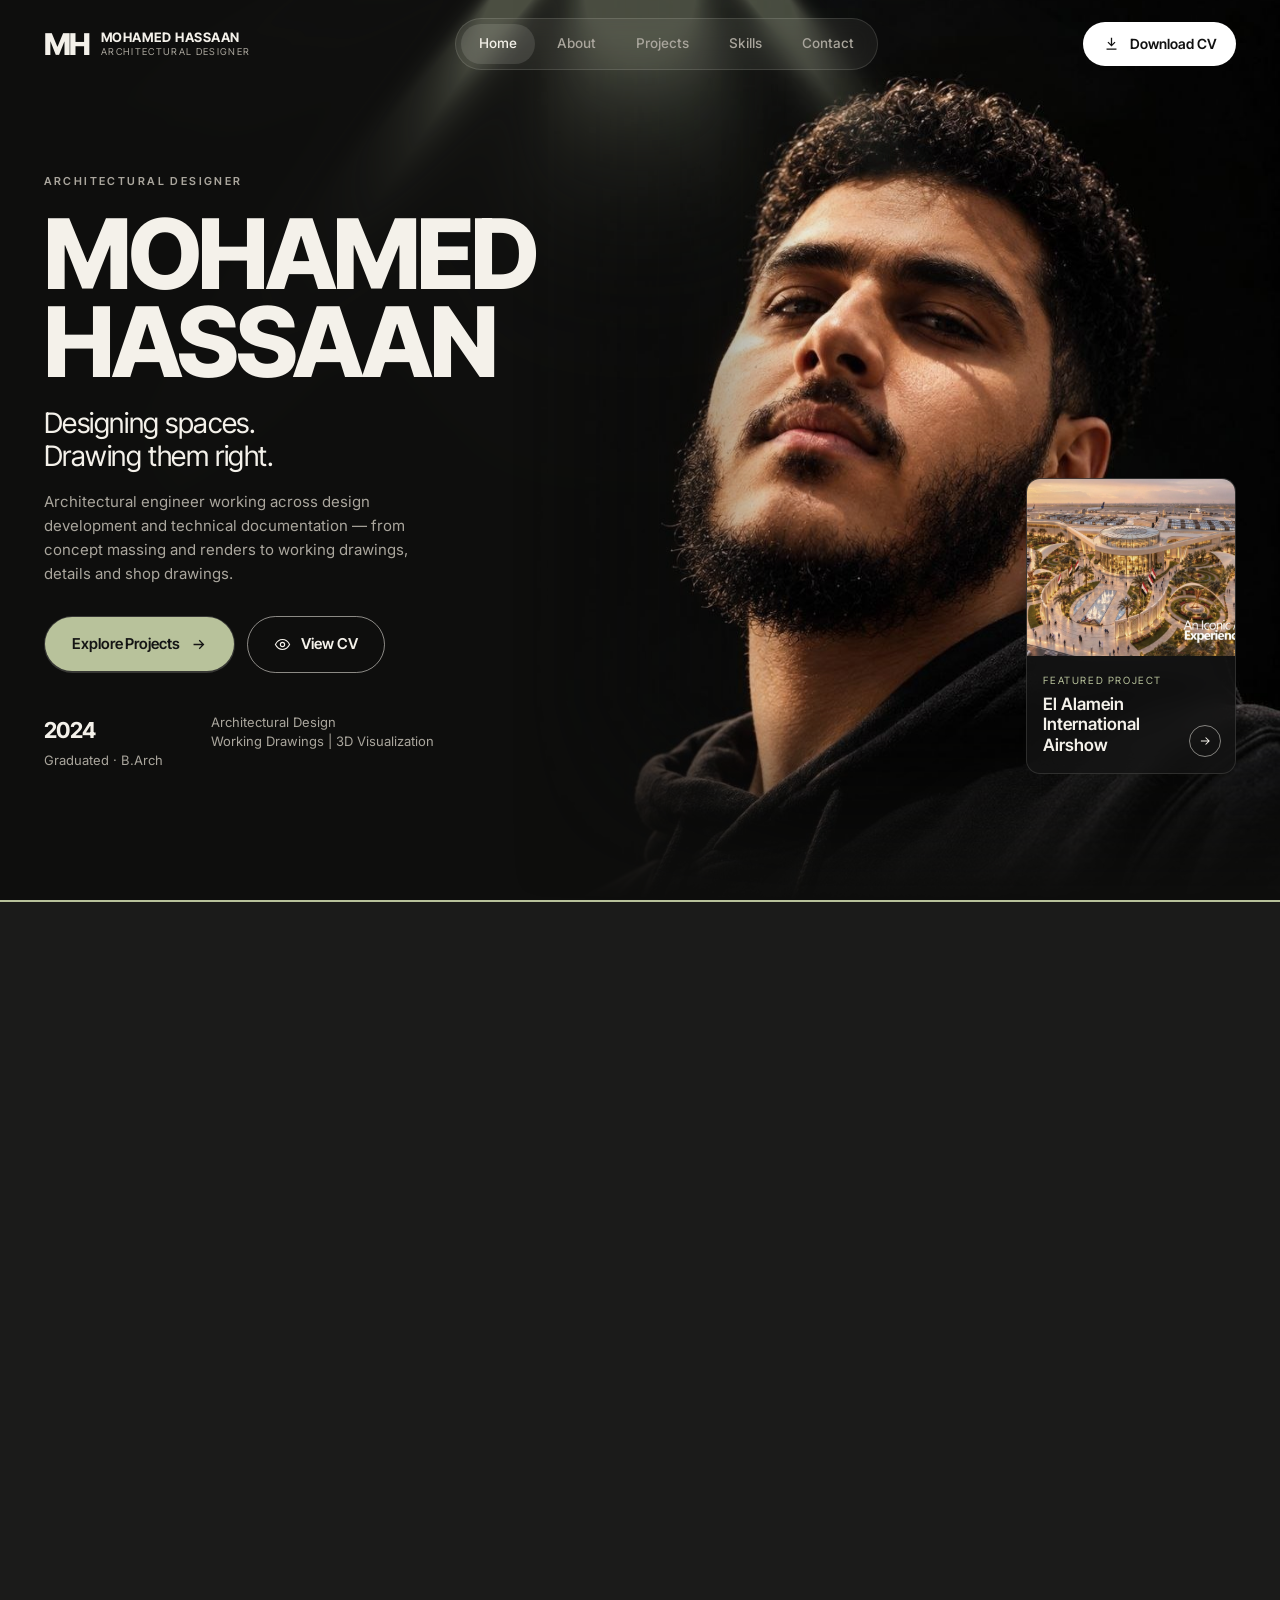
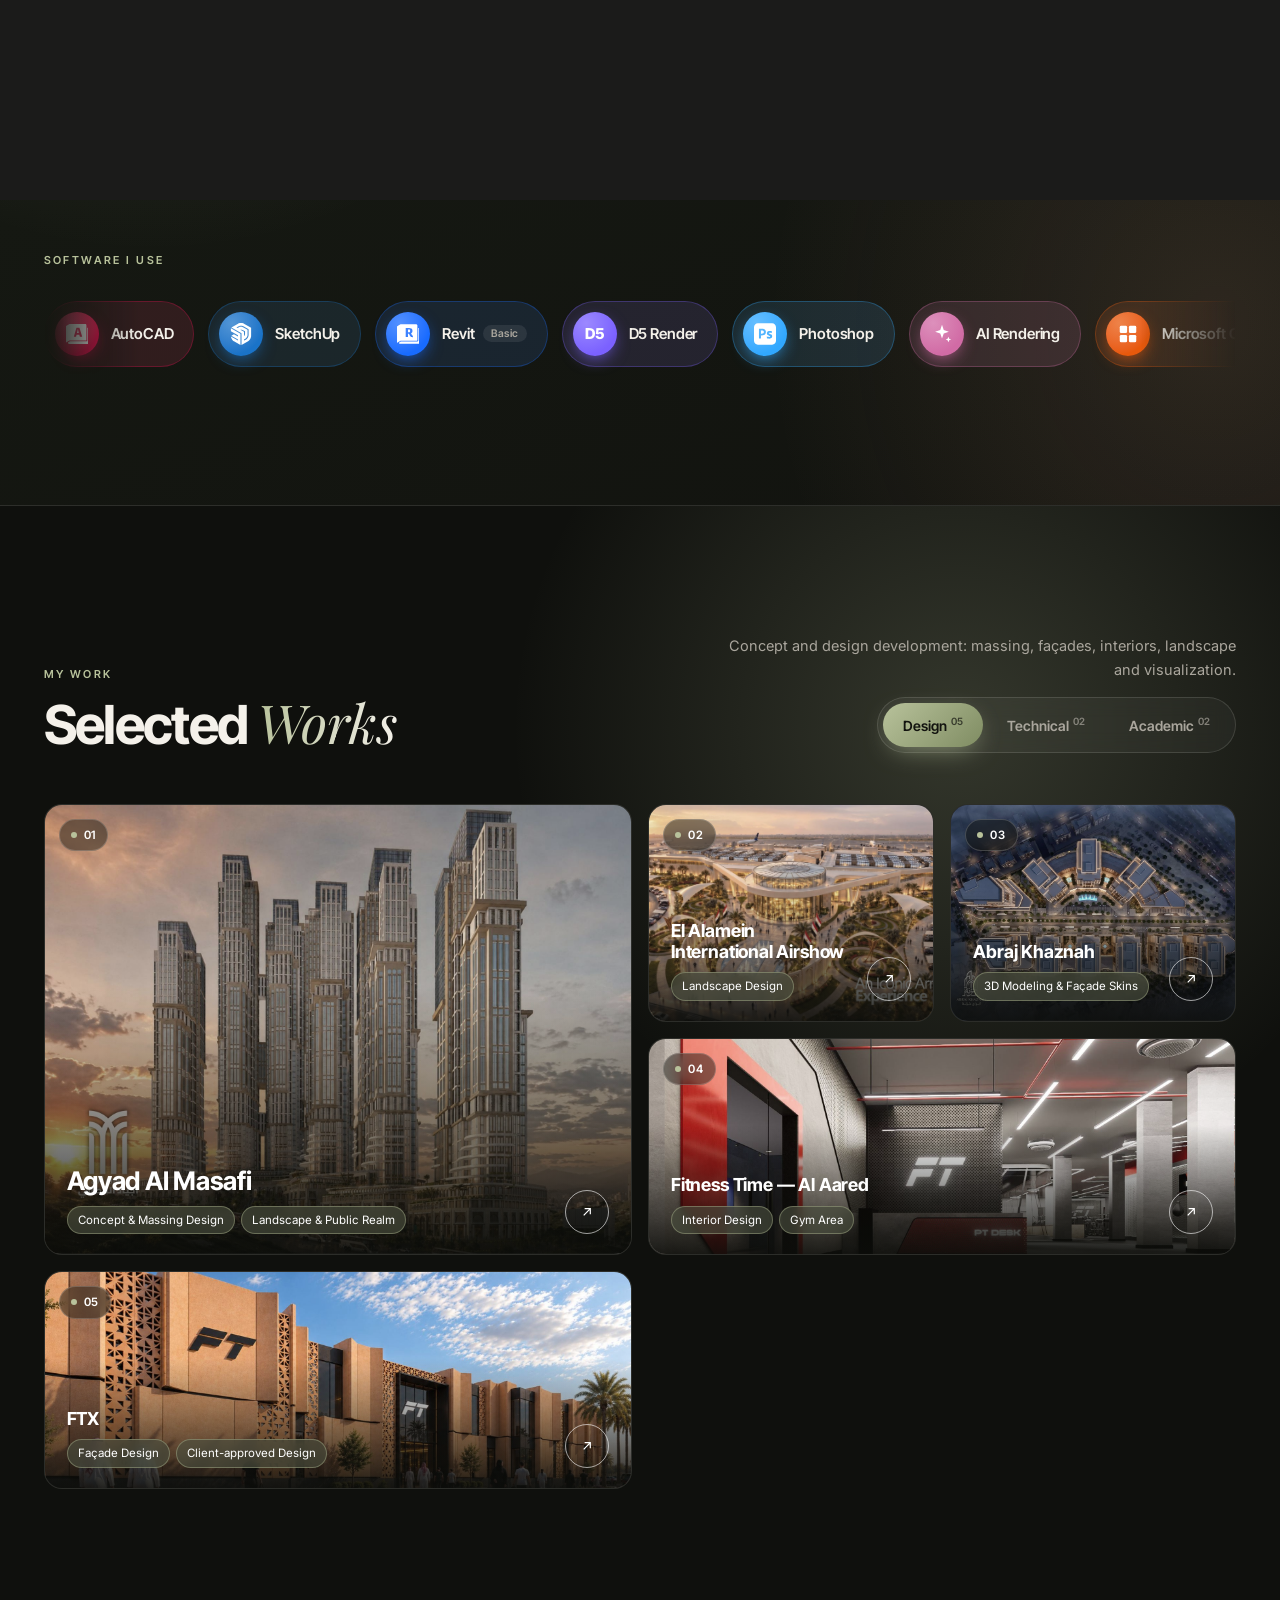
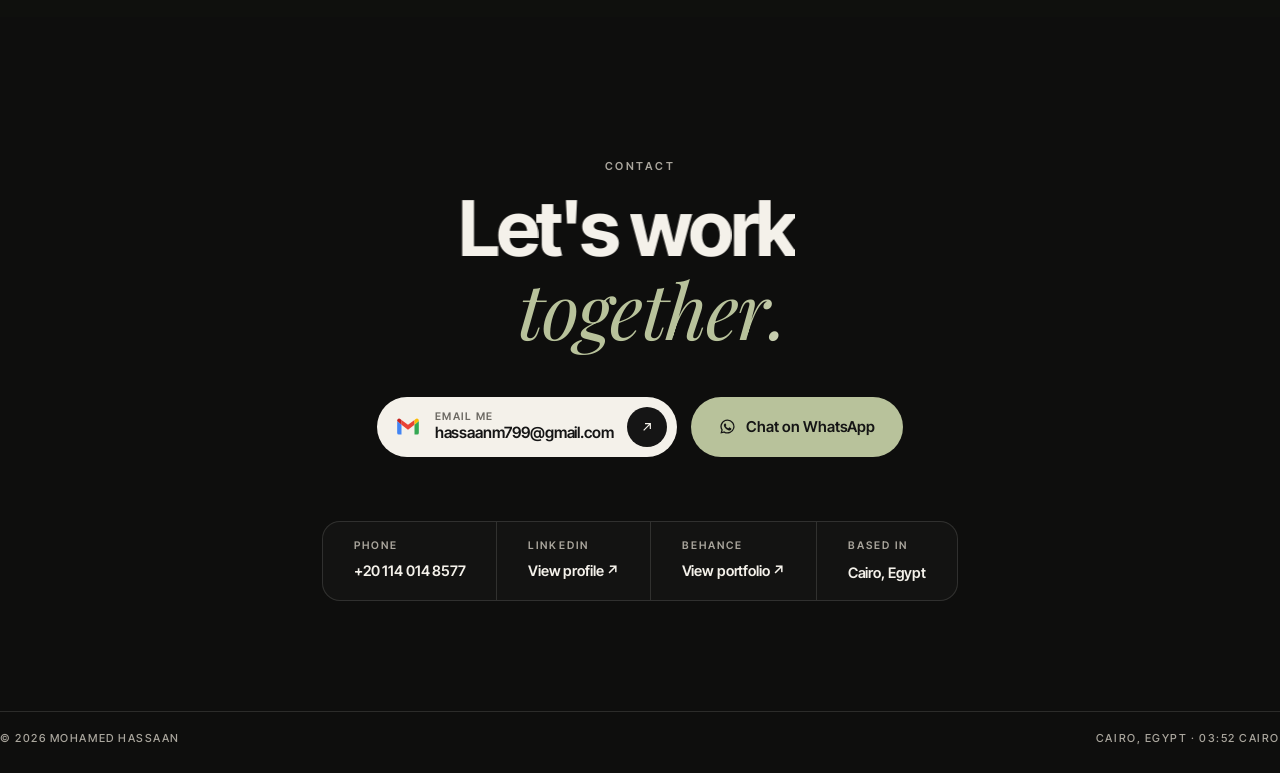
<file: index.html>
<!doctype html>
<html lang="en">
<head>
  <meta charset="utf-8">
  <meta name="viewport" content="width=device-width, initial-scale=1">
  <title>Mohamed Hassaan — Architectural Designer</title>
  <meta name="description" content="Portfolio of Mohamed Hassaan, architectural designer — architectural design, working drawings, interiors and 3D visualization.">
  <meta property="og:title" content="Mohamed Hassaan — Architectural Designer">
  <meta property="og:description" content="Architectural design, working drawings, interiors and 3D visualization.">
  <meta property="og:url" content="https://mohamedhassaan2000.github.io/">
  <!-- link preview (LinkedIn, WhatsApp...): made by _tools/scripts/make_share.py -->
  <meta property="og:image" content="https://mohamedhassaan2000.github.io/assets/img/share.jpg">
  <meta property="og:image:width" content="1200">
  <meta property="og:image:height" content="630">
  <meta property="og:image:alt" content="Mohamed Hassaan — Architectural Designer">
  <meta property="og:type" content="website">
  <meta name="twitter:card" content="summary_large_image">
  <script>
    if (!matchMedia("(prefers-reduced-motion: reduce)").matches) {
      document.documentElement.classList.add("anim");
      try { if (sessionStorage.getItem("pt")) document.documentElement.classList.add("entering"); } catch (e) {}
    }
  </script>
  <link rel="preconnect" href="https://fonts.googleapis.com">
  <link rel="preconnect" href="https://fonts.gstatic.com" crossorigin>
  <link href="https://fonts.googleapis.com/css2?family=Inter+Tight:wght@500;600;700;800&family=Inter:wght@400;500;600&family=Playfair+Display:ital@0;1&display=swap" rel="stylesheet">
  <link rel="preload" as="image" href="assets/img/me.jpg?v=3">
  <link rel="stylesheet" href="assets/vendor/lenis.css">
  <link rel="stylesheet" href="assets/css/style.css?v=43">
  <link rel="stylesheet" href="assets/css/theme.css?v=59">
</head>
<body data-page="home">

<div class="loader" aria-hidden="true">
  <div class="loader-top"><span class="label">MH — Portfolio</span><span class="label">Architecture · Interiors · Visualization</span></div>
  <div>
    <div class="loader-count">0</div>
    <div class="loader-bar"><i></i></div>
  </div>
</div>
<div class="curtain" aria-hidden="true"><span></span></div>
<div class="cursor" aria-hidden="true"></div>
<div class="cursor-ring" aria-hidden="true"><span>View</span></div>

<header class="nav nav2">
  <a href="#top" class="brand2">
    <b>MH</b>
    <span><strong>Mohamed Hassaan</strong><small data-p="title"></small></span>
  </a>
  <ul class="nav-links nav-pill">
    <li><a href="#top" class="current"><span data-t="Home">Home</span></a></li>
    <li><a href="#about"><span data-t="About">About</span></a></li>
    <li><a href="#work"><span data-t="Projects">Projects</span></a></li>
    <li><a href="#skills"><span data-t="Skills">Skills</span></a></li>
    <li><a href="#contact"><span data-t="Contact">Contact</span></a></li>
  </ul>
  <div class="nav-right">
    <a class="btn-white" data-cv download>
      <svg viewBox="0 0 24 24" fill="none" stroke="currentColor" stroke-width="1.8"><path d="M12 4v11M7 10l5 5 5-5M5 20h14"/></svg>Download CV</a>
    <button class="menu-btn" aria-label="Open menu" aria-expanded="false">Menu</button>
  </div>
</header>

<nav class="menu" aria-label="Mobile menu">
  <a class="big" href="#top">Home</a>
  <a class="big" href="#about">About</a>
  <a class="big" href="#work">Projects</a>
  <a class="big" href="#skills">Skills</a>
  <a class="big" href="#contact">Contact</a>
  <div class="menu-foot">
    <a class="label" data-cv target="_blank" rel="noopener">View CV ↗</a>
    <a class="label" data-cv download>Download CV ↓</a>
    <span class="label accent" data-p="status"></span>
  </div>
</nav>

<main>
  <!-- HERO -->
  <section class="hero3" id="top">
    <figure class="hero3-photo" data-hero-photo><img data-p-src="photo" alt="Portrait of Mohamed Hassaan"></figure>
    <div class="rays-host" id="rays" aria-hidden="true"></div>

    <div class="hero3-inner wrap">
      <span class="eyebrow" data-hero-in data-p="title"></span>
      <h1 class="hero3-name" data-blur>Mohamed<br>Hassaan</h1>
      <p class="hero3-tag" data-hero-in>Designing spaces.<br>Drawing them right.</p>
      <p class="hero3-intro" data-hero-in data-p="intro"></p>
      <div class="hero3-actions" data-hero-in>
        <a href="#work" class="btn-sage" data-star>Explore Projects
          <svg viewBox="0 0 24 24" fill="none" stroke="currentColor" stroke-width="1.8"><path d="M5 12h14M13 6l6 6-6 6"/></svg></a>
        <a class="btn-outline" data-cv target="_blank" rel="noopener">
          <svg viewBox="0 0 24 24" fill="none" stroke="currentColor" stroke-width="1.6"><path d="M2 12s3.6-7 10-7 10 7 10 7-3.6 7-10 7S2 12 2 12z"/><circle cx="12" cy="12" r="3"/></svg>View CV</a>
      </div>
      <div class="stats" data-hero-in>
        <div><b>2024</b><span>Graduated · B.Arch</span></div>
        <div><span class="stat-text">Architectural Design<br>Working Drawings | 3D Visualization</span></div>
      </div>
    </div>

    <a class="feature-card" id="feature-card" data-hero-in data-cursor="view">
      <div class="fc-img"><img alt="" loading="lazy"></div>
      <div class="fc-body">
        <span class="fc-k">Featured project</span>
        <b class="fc-title"></b>
        <span class="fc-go"><svg viewBox="0 0 24 24" fill="none" stroke="currentColor" stroke-width="1.8"><path d="M5 12h14M13 6l6 6-6 6"/></svg></span>
      </div>
    </a>
  </section>

  <!-- ABOUT -->
  <section class="about3" id="about" data-section>
    <div class="wrap">
      <!-- no photo here: it is already in the hero -->
      <div class="about3-grid">
        <div class="about3-side">
          <span class="eyebrow about3-eyebrow">About me</span>
          <h2 class="h2" data-p="title"></h2>
          <span class="about3-status"><i></i><span data-p="status"></span></span>
        </div>

        <div class="about3-text">
          <p class="about3-lead" data-p="aboutLead"></p>
          <div class="about3-p" data-p-html="aboutMe"></div>
        </div>
      </div>

      <dl class="about3-meta">
        <div class="m-now">
          <svg viewBox="0 0 24 24" fill="none" stroke="currentColor" stroke-width="1.7"><rect x="3" y="7" width="18" height="13" rx="2"/><path d="M9 7V5a2 2 0 0 1 2-2h2a2 2 0 0 1 2 2v2M3 13h18"/></svg>
          <dt>Now</dt><dd data-p="now"></dd></div>
        <div class="m-edu">
          <svg viewBox="0 0 24 24" fill="none" stroke="currentColor" stroke-width="1.7"><path d="M2 9l10-5 10 5-10 5z"/><path d="M6 11v5c0 1.5 2.7 3 6 3s6-1.5 6-3v-5"/></svg>
          <dt>Education</dt><dd data-p="education"></dd></div>
        <div class="m-loc">
          <svg viewBox="0 0 24 24" fill="none" stroke="currentColor" stroke-width="1.7"><path d="M12 21s-7-6.2-7-11.5A7 7 0 0 1 19 9.5C19 14.8 12 21 12 21z"/><circle cx="12" cy="9.5" r="2.5"/></svg>
          <dt>Based in</dt><dd data-p="location"></dd></div>
      </dl>

      <div class="about3-skills" id="skills">
        <span class="eyebrow">My expertise</span>
        <div class="skill-cards" id="skill-cards"></div>
        <div class="sw">
          <span class="eyebrow">Software I use</span>
          <div class="sw-belt"><div class="sw-track" id="sw-track"></div></div>
        </div>
      </div>
    </div>
  </section>

  <!-- WORK -->
  <section class="works3" id="work" data-cat="design" data-section>
    <span class="glow" aria-hidden="true"></span>
    <div class="wrap">
      <div class="works3-head">
        <div>
          <span class="eyebrow">My work</span>
          <h2 class="h2 works3-title">Selected <em>Works</em></h2>
        </div>
        <div class="works3-side">
          <p class="tab-note" id="tab-note"></p>
          <div class="tabs3" id="tabs" role="tablist" aria-label="Work categories"></div>
        </div>
      </div>
      <div class="bento" id="works"></div>
    </div>
  </section>

  <!-- CONTACT -->
  <section class="contact3" id="contact" data-section>
    <div class="wrap c2">
      <span class="eyebrow">Contact</span>
      <h2 class="c2-h" aria-label="Let's work together.">
        <span class="c2-line"><span class="c2-row">Let's work</span></span>
        <span class="c2-line"><span class="c2-row"><em>together.</em></span></span>
      </h2>

      <!-- email opens a new message to me in Gmail (href set in home.js) -->
      <div class="c2-actions" data-reveal>
        <a class="c2-mail" id="c-gmail" target="_blank" rel="noopener" data-magnetic>
          <svg class="c2-gmail" viewBox="0 0 24 24" aria-hidden="true"><path fill="#4285F4" d="M2 6.5v11A1.5 1.5 0 003.5 19H6V10L2 6.5z"/><path fill="#34A853" d="M18 19h2.5a1.5 1.5 0 001.5-1.5v-11L18 10z"/><path fill="#EA4335" d="M6 10V5.5L12 10l6-4.5V10l-6 4.5z"/><path fill="#FBBC04" d="M18 5.5V10l4-3.5V6a1.8 1.8 0 00-2.9-1.4z"/><path fill="#C5221F" d="M2 6v.5L6 10V5.5l-1.1-.9A1.8 1.8 0 002 6z"/></svg>
          <span class="c2-mail-txt"><small>Email me</small><span data-mail></span></span>
          <span class="c2-mail-go"><svg viewBox="0 0 24 24" fill="none" stroke="currentColor" stroke-width="1.8"><path d="M7 17L17 7M9 7h8v8"/></svg></span>
        </a>
        <a class="btn-sage" data-whatsapp data-magnetic>
          <svg viewBox="0 0 24 24" fill="currentColor"><path d="M12 2a10 10 0 0 0-8.6 15.1L2 22l5-1.3A10 10 0 1 0 12 2zm0 18.2a8.2 8.2 0 0 1-4.2-1.2l-.3-.2-3 .8.8-2.9-.2-.3A8.2 8.2 0 1 1 12 20.2zm4.5-6.1c-.2-.1-1.5-.7-1.7-.8-.2-.1-.4-.1-.6.1l-.8 1c-.1.2-.3.2-.5.1a6.7 6.7 0 0 1-3.3-2.9c-.2-.4.2-.4.7-1.3.1-.2 0-.3 0-.4l-.8-1.8c-.2-.5-.4-.4-.6-.4h-.5a1 1 0 0 0-.7.3 3 3 0 0 0-.9 2.2 5.2 5.2 0 0 0 1.1 2.7 11.8 11.8 0 0 0 4.5 4c1.7.7 2.3.8 3.2.6.5-.1 1.5-.6 1.7-1.2.2-.6.2-1.1.2-1.2-.1-.1-.3-.2-.5-.3z"/></svg>Chat on WhatsApp</a>
      </div>

      <!-- small links; each word rolls to a copy of itself on hover -->
      <ul class="c2-links" data-reveal>
        <li><a id="c-tel"><span class="c2-k">Phone</span><span class="c2-v"><span class="c2-roll" data-p="phone"></span></span></a></li>
        <li><a data-linkedin target="_blank" rel="noopener"><span class="c2-k">LinkedIn</span><span class="c2-v"><span class="c2-roll">View profile ↗</span></span></a></li>
        <li id="c-behance"><a target="_blank" rel="noopener"><span class="c2-k">Behance</span><span class="c2-v"><span class="c2-roll">View portfolio ↗</span></span></a></li>
        <li><span><span class="c2-k">Based in</span><span data-p="location"></span></span></li>
      </ul>
    </div>
    <div class="wrap copyright">
      <span class="label">© <span id="year"></span> Mohamed Hassaan</span>
      <span class="label"><span data-p="location"></span> · <span id="clock"></span></span>
    </div>
  </section>
</main>

<script src="assets/vendor/gsap.min.js"></script>
<script src="assets/vendor/ScrollTrigger.min.js"></script>
<script src="assets/vendor/lenis.min.js"></script>
<script src="assets/js/data.js?v=84"></script>
<script src="assets/js/core.js?v=54"></script>
<script src="assets/js/bits.js?v=42"></script>
<script src="assets/js/home.js?v=53"></script>
</body>
</html>
</file>
<file: assets/vendor/lenis.css>
html.lenis,
html.lenis body {
  height: auto;
}

.lenis.lenis-smooth {
  scroll-behavior: auto !important;
}

.lenis.lenis-smooth [data-lenis-prevent] {
  overscroll-behavior: contain;
}

.lenis.lenis-stopped {
  overflow: hidden;
}

.lenis.lenis-smooth iframe {
  pointer-events: none;
}
</file>
<file: assets/css/style.css>
/* =========================================================
   Mohamed Hassaan — Portfolio
   Dark / light editorial theme · lime accent · GSAP + Lenis
   ========================================================= */

:root {
  --bg: #0f0f0f;
  --surface: #1e1e1e;
  --card: #2a2a2a;
  --hover: #3a3a3a;
  --ink: #faf1ea;
  --ink-2: #a8a8a8;
  --muted: #6f6f6f;
  --line: rgba(250, 241, 234, .14);
  --accent: #c7f464;
  --accent-ink: #0f0f0f;

  --light: #e9e3da;
  --light-2: #ddd6cb;
  --light-ink: #151515;
  --light-muted: #5d5a55;
  --light-line: rgba(21, 21, 21, .16);

  --head: "Space Grotesk", system-ui, sans-serif;
  --body: "Inter", system-ui, sans-serif;
  --serif: "Playfair Display", Georgia, serif;

  --gutter: clamp(16px, 3.4vw, 48px);
  --ease: cubic-bezier(.65, .05, .36, 1);
  --ease-out: cubic-bezier(.16, 1, .3, 1);
}

*, *::before, *::after { box-sizing: border-box; margin: 0; padding: 0; }
html { -webkit-text-size-adjust: 100%; }
html.lenis, html.lenis body { height: auto; }
.lenis.lenis-smooth { scroll-behavior: auto !important; }
.lenis.lenis-stopped { overflow: hidden; }
body {
  background: var(--bg); color: var(--ink);
  font-family: var(--body); font-size: 15px; line-height: 1.6;
  -webkit-font-smoothing: antialiased; overflow-x: hidden;
}
img { display: block; max-width: 100%; }
a { color: inherit; text-decoration: none; }
button { font: inherit; color: inherit; background: none; border: 0; cursor: pointer; }
::selection { background: var(--accent); color: var(--accent-ink); }

.wrap { padding-inline: var(--gutter); }
.label { font-family: var(--head); font-size: 11px; font-weight: 500; letter-spacing: .14em; text-transform: uppercase; color: var(--ink-2); }
.accent { color: var(--accent); }
.serif { font-family: var(--serif); font-weight: 400; }
.serif-i { font-family: var(--serif); font-style: italic; font-weight: 400; }

/* split text helpers (filled by JS) */
.w { display: inline-block; overflow: hidden; vertical-align: top; padding-bottom: .08em; margin-bottom: -.08em; }
.wi { display: inline-block; will-change: transform; }

/* section counter: 02 ——— / 05  TITLE */
.counter { display: flex; align-items: center; gap: 14px; font-family: var(--head); font-size: 12px; letter-spacing: .1em; color: var(--ink-2); }
.counter .bar { width: 64px; height: 1px; background: currentColor; opacity: .5; transform-origin: left; }
.counter .of { opacity: .6; }
.counter h2, .counter .t { font-size: clamp(16px, 1.5vw, 20px); font-weight: 500; letter-spacing: .02em; color: var(--accent); text-transform: uppercase; margin-left: 6px; }
.light .counter { color: var(--light-muted); }
.light .counter h2 { color: var(--light-ink); }

/* ---------- loader ---------- */
.loader { position: fixed; inset: 0; z-index: 200; background: var(--bg); display: flex; flex-direction: column; justify-content: space-between; padding: var(--gutter); }
.loader-top { display: flex; justify-content: space-between; }
.loader-count { font-family: var(--head); font-size: clamp(88px, 18vw, 260px); line-height: .8; font-weight: 500; letter-spacing: -.05em; font-variant-numeric: tabular-nums; }
.loader-count::after { content: "%"; font-size: .25em; color: var(--accent); vertical-align: top; margin-left: .1em; }
.loader-bar { height: 1px; background: var(--line); margin-top: 24px; overflow: hidden; }
.loader-bar i { display: block; height: 100%; background: var(--accent); transform: scaleX(0); transform-origin: left; }
html:not(.anim) .loader, .loader.done { display: none; }

/* ---------- page transition curtain ---------- */
.curtain { position: fixed; inset: 0; z-index: 150; pointer-events: none; background: var(--surface); transform: translateY(100%); display: grid; place-items: center; }
.curtain span { font-family: var(--head); font-size: clamp(28px, 5vw, 64px); font-weight: 500; letter-spacing: -.03em; text-transform: uppercase; color: var(--ink); }
.curtain::after { content: ""; position: absolute; left: 0; right: 0; top: 0; height: 2px; background: var(--accent); }
html.anim.entering .curtain { transform: translateY(0); }

/* ---------- custom cursor ---------- */
.cursor, .cursor-ring { position: fixed; left: 0; top: 0; z-index: 180; pointer-events: none; border-radius: 50%; display: none; }
.cursor { width: 6px; height: 6px; margin: -3px 0 0 -3px; background: var(--accent); }
.cursor-ring {
  width: 36px; height: 36px; margin: -18px 0 0 -18px; border: 1px solid rgba(250,241,234,.4); place-items: center;
  transition: width .45s var(--ease-out), height .45s var(--ease-out), margin .45s var(--ease-out), background .3s, border-color .3s;
}
/* native cursor everywhere; a small "View" badge follows it only over project imagery */
.has-cursor .cursor { display: none; }
.has-cursor .cursor-ring { display: block; width: 84px; height: 84px; margin: 14px 0 0 14px; border: 0; background: none; }
.cursor-ring span {
  display: grid; place-items: center; width: 100%; height: 100%; border-radius: 50%; background: var(--accent);
  font-family: var(--head); font-size: 11px; font-weight: 600; letter-spacing: .1em; text-transform: uppercase; color: var(--accent-ink);
  transform: scale(0); transition: transform .35s var(--ease-out);
}
.cursor-ring.is-view span { transform: scale(1); }

/* ---------- nav ---------- */
.nav {
  position: fixed; top: 0; left: 0; right: 0; z-index: 100;
  display: flex; align-items: center; justify-content: space-between; gap: 24px;
  padding: 20px var(--gutter); transition: background .4s, padding .4s, border-color .4s;
  border-bottom: 1px solid transparent;
}
.nav.solid { background: rgba(15,15,15,.82); backdrop-filter: blur(14px); padding-block: 14px; border-color: var(--line); }
.brand { font-family: var(--head); font-weight: 600; font-size: 20px; letter-spacing: -.04em; }
.nav-links { display: flex; gap: 34px; list-style: none; }
.nav-links a { position: relative; display: inline-block; overflow: hidden; font-family: var(--head); font-size: 11px; font-weight: 500; letter-spacing: .14em; text-transform: uppercase; color: var(--ink-2); transition: color .3s; }
.nav-links a span { display: block; transition: transform .5s var(--ease); }
.nav-links a span::after { content: attr(data-t); position: absolute; left: 0; top: 100%; color: var(--accent); }
.nav-links a:hover span { transform: translateY(-100%); }
.nav-links a.current { color: var(--accent); }
.nav-right { display: flex; align-items: center; gap: 20px; }
.status { display: flex; align-items: center; gap: 10px; }
.status i { width: 7px; height: 7px; border-radius: 50%; background: var(--accent); box-shadow: 0 0 0 0 rgba(199,244,100,.6); animation: ping 2.2s infinite; }
@keyframes ping { 70% { box-shadow: 0 0 0 8px rgba(199,244,100,0); } 100% { box-shadow: 0 0 0 0 rgba(199,244,100,0); } }
.pill { display: inline-flex; align-items: center; gap: 8px; padding: 9px 16px; border: 1px solid var(--line); border-radius: 999px; font-family: var(--head); font-size: 11px; font-weight: 500; letter-spacing: .12em; text-transform: uppercase; transition: background .3s, color .3s, border-color .3s; }
.pill:hover { background: var(--accent); color: var(--accent-ink); border-color: var(--accent); }
.menu-btn { display: none; font-family: var(--head); font-size: 12px; letter-spacing: .14em; text-transform: uppercase; }

.menu {
  position: fixed; inset: 0; z-index: 99; background: var(--surface);
  display: flex; flex-direction: column; justify-content: flex-end; gap: 28px; padding: 100px var(--gutter) var(--gutter);
  clip-path: inset(0 0 100% 0); transition: clip-path .8s var(--ease); visibility: hidden;
}
.menu.open { clip-path: inset(0 0 0 0); visibility: visible; }
.menu a.big { display: flex; align-items: baseline; gap: 16px; font-family: var(--head); font-size: clamp(44px, 12vw, 80px); line-height: 1; font-weight: 500; letter-spacing: -.04em; text-transform: uppercase; }
.menu a.big small { font-size: 12px; letter-spacing: .1em; color: var(--accent); }
.menu .menu-foot { display: flex; flex-wrap: wrap; gap: 12px 24px; padding-top: 24px; border-top: 1px solid var(--line); }

/* ---------- buttons ---------- */
.btn {
  position: relative; display: inline-flex; align-items: center; gap: 12px; overflow: hidden; isolation: isolate;
  padding: 15px 24px; border-radius: 999px; border: 1px solid var(--line);
  font-family: var(--head); font-size: 11px; font-weight: 600; letter-spacing: .14em; text-transform: uppercase;
  transition: color .5s var(--ease), border-color .5s;
}
.btn::before { content: ""; position: absolute; inset: 0; z-index: -1; background: var(--ink); border-radius: inherit; transform: translateY(101%); transition: transform .55s var(--ease); }
.btn:hover { color: var(--bg); border-color: var(--ink); }
.btn:hover::before { transform: none; }
.btn.lime { background: var(--accent); color: var(--accent-ink); border-color: var(--accent); }
.btn.lime::before { background: var(--ink); }
.btn svg { width: 14px; height: 14px; }
.light .btn { border-color: var(--light-line); }
.light .btn:not(.lime):hover { color: var(--light); }
.light .btn::before { background: var(--light-ink); }

/* circle arrow link (from the reference UI kit) */
.c-link { display: inline-flex; align-items: center; gap: 16px; font-family: var(--head); font-size: 11px; font-weight: 600; letter-spacing: .14em; text-transform: uppercase; }
.c-link .c { position: relative; display: grid; place-items: center; width: 46px; height: 46px; border-radius: 50%; border: 1px solid var(--accent); color: var(--accent); overflow: hidden; transition: background .4s, color .4s; }
.c-link .c svg { width: 16px; height: 16px; transition: transform .5s var(--ease); }
.c-link:hover .c { background: var(--accent); color: var(--accent-ink); }
.c-link:hover .c svg { transform: translateX(3px); }
.c-link.filled .c { background: var(--accent); color: var(--accent-ink); }
.c-link.filled:hover .c { background: var(--ink); border-color: var(--ink); }
.light .c-link.filled:hover .c { background: var(--light-ink); border-color: var(--light-ink); color: var(--light); }

/* ---------- hero / profile ---------- */
.hero { position: relative; min-height: 100svh; overflow: hidden; display: flex; flex-direction: column; justify-content: center; background: radial-gradient(ellipse 60% 70% at 50% 60%, #1a1d14 0%, var(--bg) 70%); }
.rays-host { position: absolute; inset: 0; pointer-events: none; overflow: hidden; }
.wv { stroke-linecap: round; }
.glow-orb { position: absolute; left: 50%; top: 58%; width: 46vw; height: 46vw; max-width: 720px; max-height: 720px; transform: translate(-50%, -50%); border-radius: 50%; background: radial-gradient(circle, rgba(199,244,100,.16), rgba(199,244,100,0) 62%); pointer-events: none; }

.hero-grid { position: relative; z-index: 2; width: 100%; display: grid; grid-template-columns: 1fr minmax(300px, 1.05fr) 1fr; align-items: end; gap: clamp(16px, 2.6vw, 40px); padding-top: 88px; }
.hero-left, .hero-right { padding-bottom: clamp(40px, 9vh, 110px); }
.hero-left .counter { margin-bottom: 18px; }
.hello { font-family: var(--head); font-size: clamp(60px, min(8.4vw, 14vh), 150px); line-height: .9; font-weight: 600; letter-spacing: -.05em; }
.hello-sub { margin-top: 18px; color: var(--ink-2); max-width: 34ch; font-size: 14px; }
.roles { list-style: none; margin-top: clamp(20px, 4vh, 44px); display: grid; gap: 12px; }
.roles li { display: flex; align-items: center; gap: 14px; font-family: var(--head); font-size: clamp(14px, 1.2vw, 17px); font-weight: 500; }
.roles li::after { content: ""; flex: 0 0 auto; width: clamp(40px, 6vw, 110px); height: 1px; background: linear-gradient(90deg, var(--accent), rgba(199,244,100,0)); }

.hero-photo { position: relative; align-self: end; justify-self: center; width: 100%; max-width: 520px; }
.hero-photo img {
  position: relative; z-index: 1; width: 100%; height: min(78vh, 680px); object-fit: cover; object-position: center 30%;
  -webkit-mask-image: radial-gradient(ellipse 62% 74% at 50% 38%, #000 52%, transparent 78%), linear-gradient(#000 70%, transparent 100%);
  -webkit-mask-composite: source-in; mask-image: radial-gradient(ellipse 62% 74% at 50% 38%, #000 52%, transparent 78%), linear-gradient(#000 70%, transparent 100%); mask-composite: intersect;
}
.hero-photo .ring { position: absolute; z-index: 0; left: 50%; top: 40%; width: 78%; aspect-ratio: 1; transform: translate(-50%, -50%); border-radius: 50%; border: 1px solid rgba(199,244,100,.35); box-shadow: 0 0 80px rgba(199,244,100,.12), inset 0 0 60px rgba(199,244,100,.08); }
.chip {
  position: absolute; z-index: 2; display: grid; place-items: center; width: 46px; height: 46px; border-radius: 12px;
  background: rgba(30,30,30,.75); backdrop-filter: blur(8px); border: 1px solid var(--line);
  font-family: var(--head); font-size: 14px; font-weight: 600; color: var(--ink);
  box-shadow: 0 10px 30px -10px rgba(0,0,0,.6);
}
.chip.logo { background: var(--bg); border-color: rgba(255,255,255,.12); }
.chip.logo i { width: 56%; height: 56%; background: var(--fg, #fff); -webkit-mask: var(--ic) center / contain no-repeat; mask: var(--ic) center / contain no-repeat; }
.chip.d5 { background: #0b0b0b; color: #fff; font-size: 15px; font-weight: 700; letter-spacing: -.04em; border-color: rgba(255,255,255,.18); }
.chip.c1 { left: 4%; top: 22%; }
.chip.c2 { right: 6%; top: 14%; }
.chip.c3 { right: 0%; top: 46%; }
.chip.c4 { left: 0%; top: 58%; }
.chip.c5 { right: 12%; top: 72%; }

.hero-right { text-align: left; }
.iam { font-family: var(--head); font-size: clamp(22px, 2vw, 30px); line-height: 1; font-weight: 400; color: var(--ink-2); letter-spacing: -.02em; }
.iam .nm { display: inline-block; margin-top: 8px; font-family: "Syne", var(--head); font-size: clamp(38px, min(4.4vw, 7.6vh), 78px); line-height: .9; font-weight: 800; color: var(--ink); letter-spacing: -.02em; text-transform: uppercase; }
.iam .nm.ghost { color: var(--accent); }
.hero-sub { margin-top: 16px; font-family: var(--head); font-size: clamp(9.5px, 2.7vw, 12px); letter-spacing: .08em; text-transform: uppercase; color: var(--ink-2); white-space: nowrap; }
.cv-actions { display: flex; flex-wrap: wrap; gap: 10px; margin-top: 22px; }
.details { margin-top: 24px; padding-top: 20px; border-top: 1px solid var(--line); display: grid; gap: 20px; }
.details .k { display: block; font-family: var(--head); font-size: 10px; letter-spacing: .16em; text-transform: uppercase; color: var(--muted); margin-bottom: 6px; }
.contact-list { list-style: none; display: grid; gap: 10px; }
.contact-list li { display: flex; align-items: center; gap: 12px; font-size: 14px; white-space: nowrap; }
.contact-list svg { flex: 0 0 auto; width: 16px; height: 16px; color: var(--accent); }
.contact-list a { border-bottom: 1px solid transparent; transition: color .3s, border-color .3s; }
.contact-list a:hover { color: var(--accent); border-color: var(--accent); }
.meta-pair { display: grid; grid-template-columns: 1fr 1fr; gap: 10px; }
.meta-pair > div { padding: 14px 16px; border: 1px solid var(--line); border-radius: 10px; background: rgba(30,30,30,.45); }
.meta-pair b { display: block; font-family: var(--head); font-size: 18px; font-weight: 600; letter-spacing: -.02em; }
.meta-pair span:not(.k) { display: block; margin-top: 2px; font-size: 12.5px; line-height: 1.45; color: var(--ink-2); }
.tool-list { display: flex; flex-wrap: wrap; gap: 6px; }
.tool-list span { padding: 4px 10px; border: 1px solid var(--line); border-radius: 999px; font-size: 12px; color: var(--ink-2); }

.see-work { position: absolute; z-index: 3; left: var(--gutter); right: var(--gutter); bottom: 22px; display: flex; justify-content: space-between; align-items: center; }
.see-work .label:last-child { transition: color .3s; }
.see-work:hover .label:last-child { color: var(--accent); }

/* work tabs */
.tabs { display: grid; grid-template-columns: repeat(3, 1fr); border: 1px solid var(--line); margin-bottom: 18px; }
.tabs button { position: relative; display: flex; justify-content: space-between; align-items: baseline; gap: 12px; padding: 20px 22px; text-align: left; font-family: var(--head); font-size: clamp(16px, 1.8vw, 26px); font-weight: 500; letter-spacing: -.02em; text-transform: uppercase; color: var(--ink-2); transition: color .35s, background .35s; overflow: hidden; }
.tabs button + button { border-left: 1px solid var(--line); }
.tabs button sup { font-size: 12px; letter-spacing: .06em; color: var(--muted); }
.tabs button::after { content: ""; position: absolute; left: 0; right: 0; bottom: 0; height: 3px; background: var(--accent); transform: scaleX(0); transform-origin: left; transition: transform .6s var(--ease); }
.tabs button:hover { color: var(--ink); background: var(--surface); }
.tabs button.active { color: var(--ink); background: var(--surface); }
.tabs button.active::after { transform: none; }
.tabs button.active sup { color: var(--accent); }
.tab-note { color: var(--ink-2); font-size: 14px; margin-bottom: clamp(24px, 3vw, 40px); max-width: 70ch; }

/* about strip: words light up as you scroll */
.about-strip { padding-block: clamp(90px, 12vw, 170px) clamp(30px, 4vw, 60px); }
.about-big {
  margin-top: clamp(28px, 4vw, 48px); max-width: 1180px; font-family: var(--head); font-size: clamp(20px, 2.8vw, 44px); line-height: 1.2; font-weight: 500; letter-spacing: -.015em;
  text-transform: uppercase; text-align: left; text-wrap: pretty; hyphens: none;
}
.about-big em { font-style: normal; font-weight: 600; color: var(--accent); }
html.anim .about-big .wi { opacity: .14; }

/* contact strip */
.contact-strip { padding-top: clamp(72px, 9vw, 130px); }
.contact-strip h2 { font-family: var(--head); font-size: clamp(40px, 6.4vw, 100px); line-height: .92; font-weight: 500; letter-spacing: -.045em; text-transform: uppercase; margin-top: 22px; }
.contact-strip h2 .serif-i { text-transform: none; color: var(--accent); }
.contact-strip .contact-bar { grid-template-columns: repeat(4, 1fr) auto; margin-top: clamp(36px, 5vw, 64px); }

@media (max-width: 1100px) {
  /* two columns: photo beside the name, pinned to the top so no gap above it */
  .hero-grid { grid-template-columns: minmax(0, 1fr) minmax(0, 1fr); grid-template-areas: "photo right" "left left"; align-items: start; padding-top: 96px; padding-bottom: 70px; }
  .hero-grid > * { min-width: 0; }
  .hero-photo { grid-area: photo; align-self: start; }
  .hero-photo img { height: min(70vh, 620px); }
  .hero-right { grid-area: right; padding-bottom: 0; }
  .iam .nm { font-size: clamp(30px, 4.6vw, 58px); }
  .hero-left { grid-area: left; padding-bottom: 0; margin-top: 40px; display: grid; grid-template-columns: auto 1fr; column-gap: 40px; align-items: end; }
  .hero-left .counter { grid-column: 1 / -1; }
  .hello-sub { grid-column: 1; }
  .roles { grid-column: 2; grid-row: 2 / 4; margin-top: 0; }
  .see-work { position: static; padding: 0 var(--gutter) 28px; }
  .contact-strip .contact-bar { grid-template-columns: 1fr 1fr; }
  .contact-strip .contact-bar .top { display: none; }
}
@media (max-width: 680px) {
  .hero-grid { grid-template-columns: 1fr; grid-template-areas: "hello" "photo" "right" "left"; padding-top: 76px; gap: 0; }
  .hero-left { display: contents; }
  .hero-left .counter { display: none; }
  .hello { grid-area: hello; font-size: 64px; }
  .hello-sub, .roles { display: none; }
  .hero-photo { width: 78%; margin-top: -10px; }
  .hero-photo img { height: 46vh; }
  .chip { width: 36px; height: 36px; font-size: 12px; border-radius: 10px; }
  .hero-right { margin-top: -30px; position: relative; z-index: 3; }
  .iam .nm { font-size: 10vw; }
  .hero-grid > * { min-width: 0; }
  .cv-actions { display: grid; grid-template-columns: 1fr 1fr; }
  .cv-actions .btn { justify-content: center; padding: 14px 8px; gap: 8px; }
  .see-work { position: static; padding: 26px var(--gutter) 30px; }
  .tabs { grid-template-columns: 1fr; }
  .tabs button + button { border-left: 0; border-top: 1px solid var(--line); }
  .tabs button { padding: 16px 18px; }
  .contact-strip .contact-bar { grid-template-columns: 1fr; }
}

/* ---------- sections ---------- */
section { position: relative; }
.sec { padding-block: clamp(80px, 11vw, 160px); }
.sec-top { display: flex; justify-content: space-between; align-items: center; gap: 24px; flex-wrap: wrap; margin-bottom: clamp(36px, 5vw, 64px); }
.light { background: var(--light); color: var(--light-ink); }
.light .label { color: var(--light-muted); }

/* filters */
.filters { display: flex; flex-wrap: wrap; gap: 6px; }
.filters button { padding: 9px 16px; border: 1px solid var(--line); border-radius: 999px; font-family: var(--head); font-size: 11px; font-weight: 500; letter-spacing: .12em; text-transform: uppercase; color: var(--ink-2); transition: background .35s, color .35s, border-color .35s; }
.filters button sup { font-size: 9px; margin-left: 4px; opacity: .6; }
.filters button:hover { border-color: var(--ink-2); color: var(--ink); }
.filters button.active { background: var(--accent); color: var(--accent-ink); border-color: var(--accent); }

/* project cards */
.works { display: grid; grid-template-columns: repeat(3, 1fr); grid-auto-flow: row dense; gap: clamp(10px, 1.2vw, 18px); }
.card { position: relative; display: block; overflow: hidden; background: var(--surface); aspect-ratio: 4/5; isolation: isolate; }
.card.wide { grid-column: span 2; aspect-ratio: auto; }
.card .media { position: absolute; inset: 0; overflow: hidden; }
.card .media img { width: 100%; height: 100%; object-fit: cover; transition: transform 1.4s var(--ease-out), filter .8s; filter: brightness(.82); }
.card::after { content: ""; position: absolute; inset: 0; z-index: 1; background: linear-gradient(180deg, rgba(15,15,15,0) 45%, rgba(15,15,15,.92)); transition: opacity .6s; }
.card:hover .media img { transform: scale(1.07); filter: brightness(.95); }
.card .body { position: absolute; z-index: 2; left: 0; right: 0; bottom: 0; padding: clamp(18px, 2vw, 28px); display: grid; grid-template-columns: 1fr auto; gap: 8px 16px; align-items: end; }
.card h3 { font-family: var(--head); font-size: clamp(20px, 2vw, 30px); line-height: 1; font-weight: 600; letter-spacing: -.03em; text-transform: uppercase; }
.card .disc { grid-column: 1; font-size: 13px; color: var(--ink-2); line-height: 1.45; }
.card .num { grid-column: 2; grid-row: 1 / 3; display: flex; flex-direction: column; align-items: flex-end; gap: 10px; font-family: var(--head); font-size: 12px; color: var(--ink-2); }
.card .num svg { width: 18px; height: 18px; color: var(--accent); transition: transform .5s var(--ease); }
.card:hover .num svg { transform: translateX(5px); }
.card .line { position: absolute; z-index: 2; left: 0; bottom: 0; height: 2px; width: 100%; background: var(--accent); transform: scaleX(0); transform-origin: left; transition: transform .7s var(--ease); }
.card:hover .line { transform: none; }
.card .cat { position: absolute; z-index: 2; top: 18px; left: 18px; }
.card .cat span { display: inline-block; padding: 6px 10px; border-radius: 999px; background: rgba(15,15,15,.55); backdrop-filter: blur(8px); font-family: var(--head); font-size: 10px; letter-spacing: .12em; text-transform: uppercase; color: var(--ink); }

/* about (light) */
.about-grid { display: grid; grid-template-columns: 3.4fr 4.6fr 4fr; gap: clamp(24px, 3.4vw, 56px); align-items: start; }
.portrait { position: relative; overflow: hidden; aspect-ratio: 4/5; background: var(--light-2); }
.portrait img { width: 100%; height: 118%; object-fit: cover; object-position: center top; filter: grayscale(1) contrast(1.05); transition: filter 1s var(--ease); }
.portrait:hover img { filter: grayscale(0); }
.about-copy .label { margin-bottom: 18px; display: block; }
.about-copy h3 { font-family: var(--serif); font-weight: 400; font-size: clamp(36px, 4.2vw, 64px); line-height: 1.02; letter-spacing: -.02em; }
.about-copy h3 i { font-style: italic; }
.about-copy p { margin-top: 26px; color: var(--light-muted); max-width: 44ch; }
.about-copy p em { font-style: normal; color: var(--light-ink); font-weight: 600; }
.about-copy .actions { display: flex; flex-wrap: wrap; align-items: center; gap: 24px; margin-top: 32px; }
.about-side .pics { display: grid; grid-template-columns: 2fr 1fr; gap: 10px; }
.about-side .pics figure { overflow: hidden; aspect-ratio: 4/3; background: var(--light-2); }
.about-side .pics figure:nth-child(2) { aspect-ratio: 3/4.5; }
.about-side .pics img { width: 100%; height: 100%; object-fit: cover; }
.exp-head { display: flex; gap: 22px; margin: 34px 0 10px; }
.exp-list { list-style: none; }
.exp-list li { position: relative; }
.exp-list a { display: grid; grid-template-columns: 34px 1fr auto; align-items: center; gap: 10px; padding: 9px 0; border-bottom: 1px solid var(--light-line); font-size: 14px; transition: padding .5s var(--ease), color .3s; }
.exp-list .n { font-family: var(--head); font-size: 11px; color: var(--light-muted); }
.exp-list svg { width: 14px; height: 14px; opacity: 0; transform: translateX(-6px); transition: opacity .3s, transform .4s var(--ease); }
.exp-list a:hover { padding-left: 10px; }
.exp-list a:hover svg { opacity: 1; transform: none; }
.exp-float { position: fixed; left: 0; top: 0; z-index: 60; width: 300px; aspect-ratio: 4/3; pointer-events: none; overflow: hidden; opacity: 0; transform: scale(.6); }
.exp-float img { position: absolute; inset: 0; width: 100%; height: 100%; object-fit: cover; opacity: 0; transition: opacity .35s; }
.exp-float img.on { opacity: 1; }

/* experience (dark) */
.xp-wrap { display: grid; grid-template-columns: 5fr 7fr; gap: clamp(32px, 6vw, 100px); }
.xp-big { font-family: var(--head); font-size: clamp(40px, 6vw, 96px); line-height: .9; font-weight: 600; letter-spacing: -.045em; text-transform: uppercase; }
.xp-big .serif-i { text-transform: none; color: var(--accent); letter-spacing: -.02em; }
.xp { list-style: none; border-top: 1px solid var(--line); }
.xp li { display: grid; grid-template-columns: 160px 1fr; gap: 24px; padding: 26px 0; border-bottom: 1px solid var(--line); }
.xp .when { font-family: var(--head); font-size: 12px; letter-spacing: .1em; text-transform: uppercase; color: var(--accent); padding-top: 4px; }
.xp h4 { font-family: var(--head); font-size: clamp(18px, 1.7vw, 24px); font-weight: 500; letter-spacing: -.02em; line-height: 1.2; }
.xp p { color: var(--ink-2); margin-top: 8px; font-size: 14px; }
.chips { display: flex; flex-wrap: wrap; gap: 8px; margin-top: 14px; }
.chips span { padding: 8px 14px; border: 1px solid var(--line); border-radius: 999px; font-size: 13px; color: var(--ink-2); transition: border-color .3s, color .3s; }
.chips span:hover { border-color: var(--accent); color: var(--ink); }
.tool-block { margin-top: 44px; display: grid; grid-template-columns: 1fr 1fr; gap: 32px; }

/* contact */
.contact { position: relative; min-height: 92vh; overflow: hidden; display: flex; flex-direction: column; justify-content: space-between; }
.contact .bg { position: absolute; inset: 0; z-index: 0; }
.contact .bg img { width: 100%; height: 120%; object-fit: cover; filter: grayscale(1) brightness(.42); }
.contact::before { content: ""; position: absolute; inset: 0; z-index: 1; background: linear-gradient(90deg, rgba(15,15,15,.95) 0%, rgba(15,15,15,.6) 55%, rgba(15,15,15,.25)); }
.contact > * { position: relative; z-index: 2; }
.contact-main { padding-top: clamp(100px, 13vw, 170px); }
.contact h2 { font-family: var(--head); font-size: clamp(44px, 7.4vw, 120px); line-height: .92; font-weight: 500; letter-spacing: -.045em; text-transform: uppercase; margin: 28px 0 26px; max-width: 12ch; }
.contact h2 .serif-i { text-transform: none; color: var(--accent); }
.contact p.lead { color: var(--ink-2); max-width: 46ch; margin-bottom: 34px; }
.contact-bar { display: grid; grid-template-columns: auto repeat(4, 1fr) auto; gap: 28px; align-items: center; padding-block: 26px; margin-top: 80px; border-top: 1px solid var(--line); }
.contact-bar .brand { font-size: 24px; }
.contact-bar .val { display: block; margin-top: 6px; font-size: 14px; color: var(--ink); transition: color .3s; word-break: break-word; }
.contact-bar a.val:hover { color: var(--accent); }
.contact-bar .top { width: 46px; height: 46px; border-radius: 50%; border: 1px solid var(--line); display: grid; place-items: center; transition: background .3s, color .3s, border-color .3s; }
.contact-bar .top:hover { background: var(--accent); color: var(--accent-ink); border-color: var(--accent); }
.contact-bar .top svg { width: 16px; height: 16px; }
.copyright { display: flex; justify-content: space-between; flex-wrap: wrap; gap: 12px; padding: 18px 0 26px; border-top: 1px solid var(--line); }

/* ---------- project page ---------- */
.p-head { padding-top: 120px; }
.p-head .top { display: flex; justify-content: space-between; align-items: center; gap: 16px; margin-bottom: 26px; }
.p-head .grid { display: grid; grid-template-columns: 7fr 5fr; gap: 32px; align-items: end; padding-bottom: 34px; }
.p-head h1 { font-family: var(--head); font-size: clamp(44px, 7.6vw, 128px); line-height: .9; font-weight: 500; letter-spacing: -.05em; text-transform: uppercase; }
.p-head .disc { margin-top: 18px; color: var(--ink-2); }
.p-head .summary { color: var(--ink-2); max-width: 44ch; }
.back { display: inline-flex; gap: 10px; align-items: center; font-family: var(--head); font-size: 11px; font-weight: 500; letter-spacing: .14em; text-transform: uppercase; color: var(--ink-2); transition: color .3s, gap .3s; }
.back:hover { color: var(--accent); gap: 16px; }
.p-cover { position: relative; overflow: hidden; height: 82vh; min-height: 420px; background: var(--surface); }
.p-cover img { width: 100%; height: 120%; object-fit: cover; }

.p-info { display: grid; grid-template-columns: 7fr 5fr; gap: clamp(28px, 5vw, 80px); padding-block: clamp(64px, 9vw, 120px); }
.p-info .concept { font-family: var(--serif); font-size: clamp(24px, 2.6vw, 38px); line-height: 1.28; letter-spacing: -.01em; }
.panel { background: var(--surface); border: 1px solid var(--line); padding: clamp(22px, 2.4vw, 34px); align-self: start; }
.panel h3 { margin-bottom: 14px; }
.facts { list-style: none; }
.facts li { display: grid; grid-template-columns: 110px 1fr; gap: 16px; padding: 12px 0; border-bottom: 1px solid var(--line); font-size: 14px; }
.facts li:last-child { border-bottom: 0; }
.facts li span:first-child { color: var(--muted); font-size: 12px; letter-spacing: .06em; text-transform: uppercase; font-family: var(--head); padding-top: 2px; }

.role-sec { display: grid; grid-template-columns: 5fr 7fr; gap: clamp(28px, 5vw, 80px); padding-bottom: clamp(64px, 9vw, 120px); }
.role-sec h2 { font-family: var(--head); font-size: clamp(36px, 4.6vw, 72px); line-height: .92; font-weight: 500; letter-spacing: -.045em; text-transform: uppercase; }
.role-sec h2 .serif-i { text-transform: none; color: var(--accent); }
.role-list { list-style: none; counter-reset: r; border-top: 1px solid var(--line); }
.role-list li { counter-increment: r; display: grid; grid-template-columns: 54px 1fr; padding: 18px 0; border-bottom: 1px solid var(--line); font-size: clamp(15px, 1.35vw, 19px); }
.role-list li::before { content: "0" counter(r); font-family: var(--head); font-size: 12px; color: var(--accent); padding-top: .35em; }
.role-pending { color: var(--ink-2); padding: 18px 0; border-top: 1px solid var(--line); border-bottom: 1px solid var(--line); }

/* "From concept to reality" (light) */
.stages-sec { padding-block: clamp(72px, 10vw, 140px); }
.stages-sec h2 { font-family: var(--serif); font-weight: 400; font-size: clamp(38px, 5vw, 76px); line-height: 1; letter-spacing: -.02em; margin: 18px 0 clamp(36px, 5vw, 64px); }
.stages { display: grid; grid-template-columns: repeat(auto-fit, minmax(220px, 1fr)); gap: clamp(12px, 1.6vw, 24px); }
.stage figure { overflow: hidden; aspect-ratio: 4/3; background: var(--light-2); }
.stage figure img { width: 100%; height: 100%; object-fit: cover; transition: transform 1.2s var(--ease-out); }
.stage:hover figure img { transform: scale(1.06); }
.stage .row { display: grid; grid-template-columns: 30px 1fr auto; gap: 8px; align-items: center; padding: 14px 0 10px; border-bottom: 1px solid var(--light-line); }
.stage .row b { font-family: var(--head); font-weight: 500; font-size: 14px; }
.stage .row .n { font-family: var(--head); font-size: 11px; color: var(--light-muted); }
.stage p { font-size: 13px; color: var(--light-muted); margin-top: 10px; }

.gallery { display: flex; flex-direction: column; gap: clamp(10px, 1.2vw, 18px); padding-block: clamp(64px, 9vw, 120px); }
.g-row { display: grid; gap: clamp(10px, 1.2vw, 18px); }
.g-row.full { margin-inline: calc(var(--gutter) * -1); }
.g-row.pair { grid-template-columns: 1fr 1fr; align-items: start; }
.g-row.trio { grid-template-columns: 1fr 1fr 1fr; align-items: start; }
.g-row.inset { grid-template-columns: 1fr 8fr 1fr; }
.g-row.inset figure { grid-column: 2; }
.g-row figure { position: relative; cursor: zoom-in; }
.g-row figure .ph { overflow: hidden; background: var(--surface); }
.g-row figure img { width: 100%; height: auto; transition: transform 1.4s var(--ease-out); }
.g-row figure:hover img { transform: scale(1.035); }
.g-row figcaption { display: flex; gap: 12px; align-items: baseline; padding: 10px 2px 0; font-size: 13px; color: var(--ink-2); line-height: 1.4; }
.g-row figcaption .n { font-family: var(--head); font-size: 11px; color: var(--accent); flex: 0 0 auto; }
.g-row.full figcaption { padding-inline: var(--gutter); }

/* project page: at a glance / my work / context */
.glance { background: var(--surface); border: 1px solid var(--line); border-radius: 12px; padding: clamp(18px, 2vw, 26px); align-self: end; }
.glance dl { display: grid; gap: 0; margin-top: 12px; }
.glance dl > div { display: grid; grid-template-columns: 92px 1fr; gap: 14px; padding: 11px 0; border-top: 1px solid var(--line); }
.glance dt { font-family: var(--head); font-size: 10px; letter-spacing: .14em; text-transform: uppercase; color: var(--muted); padding-top: 3px; }
.glance dd { font-size: 14px; line-height: 1.45; }
.glance .role-row dd { font-family: var(--head); font-size: 16px; font-weight: 500; color: var(--ink); }
.p-head .summary { margin-top: 20px; }
.tag-row { display: flex; flex-wrap: wrap; gap: 6px; margin-top: 18px; }
.tag-row span { padding: 6px 12px; border: 1px solid var(--line); border-radius: 999px; font-family: var(--head); font-size: 10.5px; letter-spacing: .1em; text-transform: uppercase; color: var(--ink-2); }
.p-info { grid-template-columns: 1fr 1fr; }
.decisions { padding-bottom: clamp(24px, 4vw, 56px); }
.decisions ul { list-style: none; margin-top: 18px; display: grid; grid-template-columns: 1fr 1fr; column-gap: clamp(24px, 4vw, 64px); border-top: 1px solid var(--line); }
.decisions li { display: grid; grid-template-columns: 40px 1fr; padding: 14px 0; border-bottom: 1px solid var(--line); font-size: 15px; line-height: 1.5; }
.decisions .n { font-family: var(--head); font-size: 11px; color: var(--accent); padding-top: 4px; }
@media (max-width: 680px) { .decisions ul { grid-template-columns: 1fr; } }
.g-sec { padding-block: clamp(56px, 8vw, 110px) 0; }
.g-head { display: flex; justify-content: space-between; align-items: center; gap: 16px; flex-wrap: wrap; margin-bottom: 26px; }
.g-head p { color: var(--ink-2); font-size: 14px; }
.g-head .counter span:first-child { color: var(--accent); font-weight: 600; }
.g-sec .gallery { padding-block: 0; }
.g-sec.context .g-head .counter span:first-child { color: var(--ink-2); }
.g-sec.context .g-row figure .ph { opacity: .85; }
.next-proj { margin-top: clamp(64px, 9vw, 120px); }
.stage figure { position: relative; }
.mine-badge { position: absolute; left: 10px; top: 10px; padding: 5px 10px; border-radius: 999px; background: var(--accent); color: var(--accent-ink); font-family: var(--head); font-size: 10px; font-weight: 600; letter-spacing: .1em; text-transform: uppercase; }
.has-mine .stage:not(.is-mine) { opacity: .62; }
.stages-sec .stage.is-mine .row b { color: var(--light-ink); }

.next-proj { display: block; position: relative; height: 86vh; min-height: 520px; overflow: hidden; }
.next-proj img { position: absolute; inset: 0; width: 100%; height: 100%; object-fit: cover; transform: scale(1.1); transition: transform 1.6s var(--ease-out), filter .8s; filter: grayscale(1) brightness(.45); }
.next-proj:hover img { transform: scale(1.02); filter: grayscale(0) brightness(.6); }
.next-proj .inner { position: absolute; inset: 0; z-index: 2; display: flex; flex-direction: column; justify-content: center; align-items: center; text-align: center; padding: var(--gutter); }
.next-proj h2 { font-family: var(--head); font-size: clamp(40px, 8vw, 132px); line-height: .9; font-weight: 500; letter-spacing: -.05em; text-transform: uppercase; margin: 18px 0 30px; }

/* ---------- React Bits ports (see assets/js/bits.js) ---------- */
.bw { display: inline-block; will-change: transform, filter, opacity; }
html.anim [data-blur]:not([data-blur-done]), html.anim [data-blur] .bw { opacity: 0; }
html.anim [data-blur] .bw { filter: blur(10px); }
.cv-actions .star-border { padding: var(--sb-thick, 1.5px); }
@media (max-width: 680px) { .star-border .sb-inner { padding: 13px 8px; gap: 8px; } }
.light-rays { position: absolute; inset: 0; width: 100%; height: 100%; pointer-events: none; opacity: .5; }

.star-border {
  position: relative; display: inline-flex; padding: var(--sb-thick, 1.5px); border-radius: 999px; overflow: hidden;
  isolation: isolate; border: 0 !important; background: rgba(250,241,234,.12) !important;
}
.star-border::before { display: none; }
.star-border .sb-inner {
  position: relative; z-index: 1; display: inline-flex; align-items: center; gap: 12px; width: 100%; justify-content: center;
  padding: 14px 24px; border-radius: inherit; background: var(--accent); color: var(--accent-ink); transition: background .4s;
}
.star-border:hover .sb-inner { background: #d4fa82; }
.sb-light { position: absolute; z-index: 0; width: 300%; height: 50%; border-radius: 50%; opacity: .8;
  background: radial-gradient(circle, var(--sb-color), transparent 10%); }
.sb-bottom { bottom: -12px; right: -250%; animation: sb-bottom var(--sb-speed) linear infinite alternate; }
.sb-top { top: -12px; left: -250%; animation: sb-top var(--sb-speed) linear infinite alternate; }
@keyframes sb-bottom { 0% { transform: translateX(0); opacity: 1; } 100% { transform: translateX(-100%); opacity: 0; } }
@keyframes sb-top { 0% { transform: translateX(0); opacity: 1; } 100% { transform: translateX(100%); opacity: 0; } }
@media (prefers-reduced-motion: reduce) { .sb-light { animation: none; opacity: 0; } }

/* sections ease in as they reach the viewport */
html.anim [data-section] { opacity: 0; transform: translateY(32px); }

/* in-site CV viewer */
.cv-modal { position: fixed; inset: 0; z-index: 175; background: rgba(10,10,10,.96); display: none; flex-direction: column; }
.cv-modal.open { display: flex; }
.cv-bar { display: flex; justify-content: space-between; align-items: center; gap: 16px; flex-wrap: wrap; padding: 14px var(--gutter); border-bottom: 1px solid var(--line); }
.cv-bar-actions { display: flex; flex-wrap: wrap; gap: 8px; }
.cv-bar .btn { padding: 11px 18px; }
.cv-pages { flex: 1; overflow-y: auto; overscroll-behavior: contain; padding: 28px var(--gutter) 60px; display: flex; flex-direction: column; align-items: center; gap: 22px; }
.cv-pages img { width: min(100%, 860px); height: auto; background: #fff; box-shadow: 0 20px 60px -20px rgba(0,0,0,.7); }
@media (max-width: 680px) {
  .cv-bar { padding: 10px 12px; }
  .cv-bar > .label { display: none; }
  .cv-bar-actions { width: 100%; display: grid; grid-template-columns: 1fr 1fr auto; }
  .cv-bar .btn { padding: 11px 10px; justify-content: center; font-size: 10px; }
  .cv-pages { padding: 14px 10px 40px; }
}

/* sheet viewer — shows images only, no file download */
.viewer { position: fixed; inset: 0; z-index: 170; background: rgba(10,10,10,.97); display: none; user-select: none; -webkit-user-select: none; }
.viewer.open { display: block; }
.v-bar { position: absolute; left: var(--gutter); right: var(--gutter); top: 0; height: 60px; display: grid; grid-template-columns: 1fr auto 1fr; align-items: center; border-bottom: 1px solid var(--line); }
.v-bar .v-close { justify-self: end; }
.v-stage { position: absolute; left: 72px; right: 72px; top: 76px; bottom: 112px; overflow: hidden; display: grid; place-items: center; cursor: zoom-in; }
.v-stage img { max-width: 100%; max-height: 100%; object-fit: contain; pointer-events: none; transition: transform .5s var(--ease-out); }
.v-stage.zoomed { cursor: zoom-out; }
.v-stage.zoomed img { transform: scale(2.4); }
.v-mark { position: absolute; inset: 0; display: grid; place-items: center; pointer-events: none; font-family: var(--head); font-size: clamp(22px, 4vw, 56px); font-weight: 600; letter-spacing: .1em; text-transform: uppercase; color: rgba(250,241,234,.07); transform: rotate(-24deg); white-space: nowrap; }
.v-thumbs { position: absolute; left: var(--gutter); right: var(--gutter); bottom: 14px; height: 80px; display: flex; gap: 8px; overflow-x: auto; scrollbar-width: thin; }
.v-thumbs button { flex: 0 0 auto; height: 100%; aspect-ratio: 4/3; padding: 0; border: 1px solid var(--line); opacity: .5; transition: opacity .3s, border-color .3s; overflow: hidden; }
.v-thumbs button img { width: 100%; height: 100%; object-fit: cover; pointer-events: none; }
.v-thumbs button:hover { opacity: .85; }
.v-thumbs button.on { opacity: 1; border-color: var(--accent); }
.viewer > button, .v-close { font-family: var(--head); font-size: 11px; letter-spacing: .14em; text-transform: uppercase; color: var(--ink-2); transition: color .3s, background .3s, border-color .3s; }
.v-close:hover { color: var(--accent); }
.v-prev, .v-next { position: absolute; top: 50%; width: 48px; height: 48px; margin-top: -40px; border: 1px solid var(--line) !important; border-radius: 50%; font-size: 16px !important; }
.v-prev { left: 12px; } .v-next { right: 12px; }
.v-prev:hover, .v-next:hover { background: var(--accent); color: var(--accent-ink) !important; border-color: var(--accent) !important; }
.sheets-btn { margin-top: 26px; }
@media (max-width: 680px) {
  .v-stage { left: 8px; right: 8px; bottom: 96px; }
  .v-prev, .v-next { top: auto; bottom: 104px; margin: 0; }
  .v-thumbs { height: 64px; }
}

/* ---------- motion initial states (only when JS animation is on) ---------- */
html.anim [data-reveal] { opacity: 0; transform: translateY(40px); }
html.anim [data-mask]:not(.is-in) { clip-path: inset(100% 0 0 0); }
html.anim [data-split] .wi { transform: translateY(110%); }
html.anim [data-hero-in] { opacity: 0; transform: translateY(24px); }
html.anim [data-hero-photo] { opacity: 0; }
html.anim .chip { opacity: 0; }

@media (prefers-reduced-motion: reduce) {
  .status i, .scroll-ind .ring::after { animation: none; }
}

/* ---------- responsive ---------- */
@media (max-width: 1100px) {
  .about-grid { grid-template-columns: 1fr 1.3fr; }
  .about-side { grid-column: 1 / -1; display: grid; grid-template-columns: 1fr 1fr; gap: 32px; align-items: start; }
  .about-side .exp-head { margin-top: 0; }
}
@media (max-width: 1024px) {
  .nav-links, .status { display: none; }
  .menu-btn { display: block; }
  .works { grid-template-columns: 1fr 1fr; }
  .card.wide { grid-column: span 2; }
  .disciplines { display: none; }
  .xp-wrap, .p-info, .role-sec, .p-head .grid { grid-template-columns: 1fr; }
  .contact-bar { grid-template-columns: 1fr 1fr; }
  .contact-bar .brand, .contact-bar .top { display: none; }
}
@media (max-width: 680px) {
  .nav .pill { display: none; }
  .hero-content { top: auto; bottom: 110px; transform: none; }
  .hero-content .rail { display: none; }
  .hero::after { background: linear-gradient(180deg, rgba(15,15,15,.5) 0%, rgba(15,15,15,.15) 30%, rgba(15,15,15,.95) 75%); }
  .hero-foot .scroll-ind { display: none; }
  .works { grid-template-columns: 1fr; }
  .card, .card.wide { grid-column: auto; aspect-ratio: 4/4.6; }
  .about-grid, .about-side { grid-template-columns: 1fr; }
  .portrait { max-width: 360px; }
  .xp li { grid-template-columns: 1fr; gap: 6px; }
  .tool-block { grid-template-columns: 1fr; }
  .contact-bar { grid-template-columns: 1fr; gap: 18px; }
  .g-row.pair, .g-row.trio { grid-template-columns: 1fr; }
  .g-row.inset { grid-template-columns: 1fr; }
  .g-row.inset figure { grid-column: 1; }
  .facts li { grid-template-columns: 90px 1fr; }
  .p-cover { height: 56vh; }
  .counter .bar { width: 32px; }
}
</file>
<file: assets/css/theme.css>
/* =========================================================
   Theme v3 — dark hero, off-white sections, sage accent.
   Loaded after style.css; overrides tokens and adds the
   home-page components (hero3, bento, about3, contact3).
   ========================================================= */

:root {
  --bg: #0e0e0d;
  --surface: #1b1b1a;
  --card: #262624;
  --ink: #f4f1ea;
  --ink-2: #aaa69d;
  --muted: #74716b;
  --line: rgba(244, 241, 234, .13);
  --accent: #b8c29b;
  --accent-ink: #151515;

  --light: #f2f0eb;
  --light-2: #e7e4dd;
  --light-ink: #151515;
  --light-muted: #5e5b55;
  --light-line: rgba(21, 21, 21, .12);

  --head: "Inter Tight", "Inter", system-ui, sans-serif;
  --body: "Inter", system-ui, sans-serif;
  --radius: 14px;
}

/* images can't be dragged out, long-pressed to save on phones, or printed */
img { -webkit-user-drag: none; user-drag: none; -webkit-touch-callout: none; -webkit-user-select: none; user-select: none; }
@media print { body { display: none !important; } }

.status i { background: var(--accent); box-shadow: 0 0 0 0 rgba(184,194,155,.55); }
@keyframes ping { 70% { box-shadow: 0 0 0 8px rgba(184,194,155,0); } 100% { box-shadow: 0 0 0 0 rgba(184,194,155,0); } }
.eyebrow { display: inline-block; font-family: var(--head); font-size: 11px; font-weight: 600; letter-spacing: .22em; text-transform: uppercase; color: var(--ink-2); }
.eyebrow.dark { color: var(--light-muted); }
.h2 { font-family: var(--head); font-size: clamp(34px, 4.2vw, 58px); line-height: 1.02; font-weight: 700; letter-spacing: -.03em; margin-top: 10px; }

/* ---------- buttons ---------- */
.btn-sage, .btn-outline, .btn-white {
  display: inline-flex; align-items: center; justify-content: center; gap: 10px; border-radius: 999px;
  font-family: var(--head); font-size: 15px; font-weight: 600; letter-spacing: -.005em; white-space: nowrap;
  transition: background .35s, color .35s, border-color .35s, transform .35s var(--ease-out);
}
.btn-sage svg, .btn-outline svg, .btn-white svg { width: 17px; height: 17px; flex: 0 0 auto; }
.btn-sage { padding: 16px 28px; background: var(--accent); color: var(--accent-ink); }
.btn-sage:hover { background: #c9d2ae; }
.btn-sage:hover svg { transform: translateX(3px); }
.btn-sage svg { transition: transform .35s var(--ease-out); }
.btn-outline { padding: 15px 26px; border: 1.5px solid rgba(244,241,234,.55); color: var(--ink); }
.btn-outline:hover { background: var(--ink); color: var(--bg); border-color: var(--ink); }
.btn-outline.dark { border-color: rgba(21,21,21,.3); color: var(--light-ink); }
.btn-outline.dark:hover { background: var(--light-ink); color: var(--light); }
.btn-white { padding: 11px 20px; background: #fff; color: #111; font-size: 14px; }
.btn-white:hover { background: var(--accent); }

/* star border on the sage button */
.btn-sage.star-border { padding: 1.5px; background: rgba(244,241,234,.18) !important; }
.btn-sage.star-border .sb-inner { padding: 15px 27px; background: var(--accent); color: var(--accent-ink); gap: 10px; }
.btn-sage.star-border:hover .sb-inner { background: #c9d2ae; }

/* ---------- nav ---------- */
.nav2 { padding-block: 18px; }
.brand2 { display: flex; align-items: center; gap: 12px; }
.brand2 b { font-family: var(--head); font-size: 30px; font-weight: 800; letter-spacing: -.06em; line-height: 1; }
.brand2 span { display: flex; flex-direction: column; line-height: 1.2; }
.brand2 strong { font-family: var(--head); font-size: 13px; font-weight: 700; letter-spacing: .04em; text-transform: uppercase; }
.brand2 small { font-family: var(--head); font-size: 9.5px; letter-spacing: .14em; text-transform: uppercase; color: var(--ink-2); }
.nav-pill { gap: 4px; padding: 5px; border-radius: 999px; background: rgba(244,241,234,.06); border: 1px solid var(--line); backdrop-filter: blur(10px); }
.nav-pill a { display: block; padding: 9px 18px; border-radius: 999px; font-family: var(--body); font-size: 13.5px; font-weight: 500; letter-spacing: 0; text-transform: none; color: var(--ink-2); }
/* hover: the word lights up with a soft sage glow instead of rolling to a copy */
.nav-pill a { transition: color .35s, background .35s, text-shadow .35s, box-shadow .35s; }
.nav-pill a span::after { content: none; }
.nav-pill a:hover span { transform: none; }
.nav-pill a:hover { color: #fff; background: rgba(184,194,155,.12); box-shadow: inset 0 0 0 1px rgba(184,194,155,.35); text-shadow: 0 0 10px rgba(184,194,155,.95), 0 0 22px rgba(184,194,155,.5); }
.nav-pill a.current { background: rgba(244,241,234,.12); color: var(--ink); }
.nav2.solid { background: rgba(14,14,13,.84); }

/* ---------- hero ---------- */
.hero3 { position: relative; min-height: 100svh; overflow: hidden; display: flex; align-items: center; background: var(--bg); }
.hero3-photo { position: absolute; top: 0; bottom: 0; right: 0; width: 60%; margin: 0; }
.hero3-photo img {
  width: 100%; height: 100%; object-fit: cover; object-position: 50% 22%;
  -webkit-mask-image: linear-gradient(90deg, transparent 0%, #000 38%), linear-gradient(0deg, transparent 0%, #000 22%);
  -webkit-mask-composite: source-in;
  mask-image: linear-gradient(90deg, transparent 0%, #000 38%), linear-gradient(0deg, transparent 0%, #000 22%);
  mask-composite: intersect;
}
.hero3 .rays-host { z-index: 1; }
.hero3 .light-rays { opacity: .35; }
.hero3-inner { position: relative; z-index: 2; width: 100%; padding-top: 120px; padding-bottom: 80px; }
.hero3-inner > * { max-width: 560px; }
.hero3-name { margin-top: 18px; font-family: var(--head); font-size: clamp(54px, min(7.6vw, 13vh), 124px); line-height: .9; font-weight: 800; letter-spacing: -.035em; text-transform: uppercase; max-width: none; }
.hero3-tag { margin-top: 22px; font-family: var(--head); font-size: clamp(22px, 2.2vw, 32px); line-height: 1.18; font-weight: 400; letter-spacing: -.015em; }
.hero3-intro { margin-top: 16px; color: var(--ink-2); font-size: 15px; max-width: 46ch; }
.hero3-actions { display: flex; flex-wrap: wrap; gap: 12px; margin-top: 30px; }
.stats { display: flex; flex-wrap: wrap; gap: 18px 48px; margin-top: 40px; }
.stats b { display: block; font-family: var(--head); font-size: 22px; font-weight: 700; letter-spacing: -.02em; }
.stats span { font-size: 13px; color: var(--ink-2); }
.stats .stat-text { display: block; line-height: 1.5; }

.feature-card {
  position: absolute; z-index: 3; right: var(--gutter); bottom: 14%; width: 210px; overflow: hidden;
  border-radius: var(--radius); background: rgba(22,22,21,.72); border: 1px solid var(--line); backdrop-filter: blur(12px);
  transition: transform .5s var(--ease-out), border-color .4s;
}
.feature-card:hover { transform: translateY(-6px); border-color: rgba(184,194,155,.5); }
.fc-img { aspect-ratio: 4/3.4; overflow: hidden; }
.fc-img img { width: 100%; height: 100%; object-fit: cover; transition: transform 1.2s var(--ease-out); }
.feature-card:hover .fc-img img { transform: scale(1.06); }
.fc-body { position: relative; padding: 16px 16px 18px; }
.fc-k { display: block; font-family: var(--head); font-size: 10px; letter-spacing: .16em; text-transform: uppercase; color: var(--accent); }
.fc-title { display: block; margin-top: 6px; padding-right: 38px; font-family: var(--head); font-size: 17px; font-weight: 600; line-height: 1.2; }
.fc-go { position: absolute; right: 14px; bottom: 16px; width: 32px; height: 32px; border-radius: 50%; border: 1px solid rgba(244,241,234,.5); display: grid; place-items: center; }
.fc-go svg { width: 14px; height: 14px; }

/* ---------- light sections ---------- */
.light3 { background: var(--light); color: var(--light-ink); }

/* works — dark gallery; each category has its own colour (--wc), which tints the glow, tabs and cards */
.works3 {
  --wc: #b8c29b; --wc-2: #7f8c62;
  position: relative; overflow: hidden; padding-block: clamp(90px, 10vw, 140px); color: var(--ink); background: #0f100d; border-top: 1px solid var(--line);
}
.works3[data-cat="technical"] { --wc: #9fbbd0; --wc-2: #5f7f98; }
.works3[data-cat="academic"] { --wc: #e0c99a; --wc-2: #a8895a; }
.works3 .glow { position: absolute; z-index: 0; inset: -20% -10% auto auto; width: 70%; height: 80%; pointer-events: none; background: radial-gradient(closest-side, color-mix(in srgb, var(--wc) 22%, transparent), transparent); transition: background .8s; animation: drift 14s ease-in-out infinite alternate; }
@keyframes drift { to { transform: translate(-12%, 10%) scale(1.1); } }
.works3 > .wrap { position: relative; z-index: 1; }
.works3-head { display: flex; justify-content: space-between; align-items: flex-end; gap: 28px; flex-wrap: wrap; margin-bottom: clamp(32px, 4vw, 52px); }
.works3-head .eyebrow { color: var(--wc); transition: color .6s; }
.works3-title em { font-family: "Playfair Display", serif; font-style: italic; font-weight: 400; letter-spacing: -.01em; padding-right: .08em; background: linear-gradient(90deg, var(--wc), #f4f1ea); -webkit-background-clip: text; background-clip: text; color: transparent; }
.works3-side { display: flex; flex-direction: column; align-items: flex-end; gap: 16px; max-width: 520px; }
.works3 .tab-note { color: var(--ink-2); font-size: 14.5px; line-height: 1.6; text-align: right; margin: 0; }

.tabs3 { position: relative; display: inline-flex; gap: 4px; padding: 5px; border-radius: 999px; border: 1px solid var(--line); background: rgba(255,255,255,.04); backdrop-filter: blur(10px); }
.tabs3 .ind { position: absolute; z-index: 0; top: 5px; bottom: 5px; left: 0; width: 0; border-radius: 999px; background: linear-gradient(135deg, var(--wc), var(--wc-2)); box-shadow: 0 8px 26px -8px color-mix(in srgb, var(--wc) 70%, transparent); transition: transform .55s var(--ease-out), width .55s var(--ease-out), background .6s; }
.tabs3 button { position: relative; z-index: 1; padding: 10px 20px; border-radius: 999px; font-family: var(--head); font-size: 14px; font-weight: 600; color: var(--ink-2); transition: color .4s; }
.tabs3 button sup { font-size: 10px; margin-left: 4px; opacity: .7; }
.tabs3 button:hover { color: var(--ink); }
.tabs3 button.active { color: #12130f; }
.tabs3:not(.has-ind) button.active { background: var(--wc); }

.bento { display: grid; grid-template-columns: repeat(4, 1fr); grid-auto-rows: clamp(200px, 17vw, 270px); grid-auto-flow: row dense; gap: 16px; }
.card3 { --mx: 50%; --my: 50%; position: relative; display: block; overflow: hidden; border-radius: 18px; background: #1a1b17; isolation: isolate; border: 1px solid rgba(255,255,255,.08); transition: border-color .5s, box-shadow .6s var(--ease-out), transform .6s var(--ease-out); }
.card3.b-big { grid-column: span 2; grid-row: span 2; }
.card3.b-wide { grid-column: span 2; }
.card3 .media { position: absolute; inset: 0; }
.card3 .media img { width: 100%; height: 100%; object-fit: cover; transition: transform 1.4s var(--ease-out), filter .8s; filter: saturate(.85); }
.card3::after { content: ""; position: absolute; inset: 0; z-index: 1; background: linear-gradient(180deg, rgba(12,13,10,0) 40%, rgba(12,13,10,.9)); transition: opacity .6s; }
/* cursor spotlight + coloured wash on hover */
.card3::before { content: ""; position: absolute; inset: 0; z-index: 2; pointer-events: none; opacity: 0; transition: opacity .5s; background: radial-gradient(420px circle at var(--mx) var(--my), color-mix(in srgb, var(--wc) 26%, transparent), transparent 60%); mix-blend-mode: screen; }
.card3:hover { border-color: color-mix(in srgb, var(--wc) 60%, transparent); box-shadow: 0 30px 60px -30px color-mix(in srgb, var(--wc) 45%, transparent); transform: translateY(-4px); }
.card3:hover::before { opacity: 1; }
.card3:hover .media img { transform: scale(1.06); filter: saturate(1.05); }

.card3 .num { position: absolute; z-index: 3; top: 14px; left: 14px; padding: 6px 11px; border-radius: 999px; font-family: var(--head); font-size: 11.5px; font-weight: 600; letter-spacing: .08em; color: #fff; background: rgba(15,16,13,.45); border: 1px solid rgba(255,255,255,.18); backdrop-filter: blur(8px); }
.card3 .num i { display: inline-block; width: 6px; height: 6px; margin-right: 7px; border-radius: 50%; background: var(--wc); vertical-align: 1px; }
.card3 .body { position: absolute; z-index: 3; left: 0; right: 0; bottom: 0; padding: 20px 22px; display: grid; grid-template-columns: 1fr auto; align-items: end; gap: 14px; color: #fff; }
.card3 h3 { font-family: var(--head); font-size: clamp(16px, 1.4vw, 21px); font-weight: 700; letter-spacing: -.01em; line-height: 1.15; transition: transform .5s var(--ease-out); }
.card3.b-big h3 { font-size: clamp(22px, 2vw, 30px); }
.card3 .disc { display: flex; flex-wrap: wrap; gap: 6px; margin-top: 10px; }
.card3 .disc span { padding: 4px 10px; border-radius: 999px; font-size: 11.5px; color: #fff; background: color-mix(in srgb, var(--wc) 22%, rgba(15,16,13,.5)); border: 1px solid color-mix(in srgb, var(--wc) 40%, transparent); backdrop-filter: blur(6px); }
.card3.b-small .disc span + span { display: none; }
.card3 .go { width: 44px; height: 44px; border-radius: 50%; border: 1.5px solid rgba(255,255,255,.6); display: grid; place-items: center; transition: background .4s, border-color .4s, color .4s, transform .5s var(--ease-out); }
.card3 .go svg { width: 16px; height: 16px; transform: rotate(-45deg); transition: transform .5s var(--ease-out); }
.card3:hover .go { background: var(--wc); border-color: var(--wc); color: #12130f; }
.card3:hover .go svg { transform: rotate(0); }
.card3:hover h3 { transform: translateY(-3px); }
@media (prefers-reduced-motion: reduce) {
  .works3 .glow { animation: none; }
  .card3, .card3 h3, .card3 .media img, .tabs3 .ind { transition: none; }
  .card3:hover { transform: none; }
}

/* about */
/* dark, continuing straight on from the hero; photo left, text right, expertise row below */
/* deep olive section with sage / sand / clay / slate accents */
.about3 {
  --sage: #b8c29b; --sand: #e0c99a; --clay: #e0a585; --slate: #9fbbd0;
  position: relative; overflow: hidden; padding-block: clamp(90px, 10vw, 140px); color: var(--ink);
  background:
    radial-gradient(60% 70% at 12% 30%, rgba(184,194,155,.20), transparent 70%),
    radial-gradient(50% 60% at 95% 85%, rgba(224,165,133,.13), transparent 70%),
    linear-gradient(160deg, #1f2419 0%, #151812 55%, #12130f 100%);
}
/* no photo: title + CV on the left, story on the right, facts strip underneath */
.about3-grid { display: grid; grid-template-columns: minmax(0, .85fr) minmax(0, 1.15fr); gap: clamp(36px, 6vw, 110px); align-items: start; }
.about3-eyebrow { color: var(--sage); }
.about3 .h2 { font-size: clamp(44px, 5.4vw, 82px); line-height: .98; background: linear-gradient(90deg, #f4f1ea 30%, var(--sage)); -webkit-background-clip: text; background-clip: text; color: transparent; padding-bottom: .06em; }
.about3-status { display: inline-flex; align-items: center; gap: 9px; margin-top: 24px; padding: 8px 15px; border-radius: 999px; font-size: 13px; color: var(--ink); background: rgba(184,194,155,.1); border: 1px solid rgba(184,194,155,.3); }
.about3-status i { position: relative; width: 7px; height: 7px; border-radius: 50%; background: var(--sage); }
.about3-status i::after { content: ""; position: absolute; inset: 0; border-radius: 50%; background: var(--sage); animation: pulse 2.2s ease-out infinite; }
@keyframes pulse { to { transform: scale(3.2); opacity: 0; } }
.about3-actions { display: flex; flex-wrap: wrap; gap: 12px; margin-top: 30px; }
.about3-actions .btn-sage, .about3-actions .btn-outline { padding: 14px 24px; font-size: 14.5px; }

.about3-text { position: relative; padding-top: 6px; }
.about3-text::before { content: "\201C"; position: absolute; top: -.42em; left: -.06em; font-family: "Playfair Display", serif; font-size: 150px; line-height: 1; color: var(--sage); opacity: .16; pointer-events: none; }
.about3-lead { position: relative; font-family: var(--head); font-size: clamp(22px, 2.1vw, 31px); line-height: 1.32; font-weight: 500; letter-spacing: -.018em; color: var(--ink); text-wrap: pretty; }
.about3-p { margin-top: 24px; max-width: 60ch; color: #c4c1b8; font-size: 16px; line-height: 1.75; text-wrap: pretty; }
.about3-p p + p { margin-top: 14px; }
.about3-p em { font-style: normal; font-weight: 600; color: var(--sand); }

.about3-meta { display: grid; grid-template-columns: repeat(3, 1fr); margin-top: clamp(56px, 6vw, 84px); border-top: 1px solid var(--line); border-bottom: 1px solid var(--line); }
.about3-meta div { display: grid; grid-template-columns: auto 1fr; column-gap: 14px; row-gap: 4px; align-items: start; padding: 22px 24px 22px 0; font-size: 15px; line-height: 1.45; color: var(--ink); }
.about3-meta div + div { padding-left: 24px; border-left: 1px solid var(--line); }
.about3-meta svg { grid-row: 1 / 3; width: 40px; height: 40px; padding: 9px; border-radius: 11px; }
.about3-meta .m-now svg { color: var(--sage); background: rgba(184,194,155,.14); }
.about3-meta .m-edu svg { color: var(--clay); background: rgba(224,165,133,.14); }
.about3-meta .m-loc svg { color: var(--slate); background: rgba(159,187,208,.14); }
.about3-meta dt { font-family: var(--head); font-size: 10.5px; font-weight: 600; letter-spacing: .16em; text-transform: uppercase; color: var(--ink-2); }
@media (prefers-reduced-motion: reduce) { .about3-status i::after { animation: none; } }

.about3-skills { margin-top: clamp(70px, 8vw, 110px); padding-top: clamp(40px, 5vw, 60px); border-top: 1px solid var(--line); }
.about3-skills .eyebrow { color: var(--sage); }
.skill-cards { display: grid; grid-template-columns: repeat(4, 1fr); gap: 14px; margin-top: 22px; }
/* expertise: three title tiles with a colour sweep on hover */
.skill-cards { grid-template-columns: repeat(3, 1fr); gap: 12px; }
.skill { --c: var(--sage); position: relative; overflow: hidden; isolation: isolate; display: flex; align-items: center; gap: 14px; padding: 16px 18px; border-radius: 14px; background: rgba(255,255,255,.03); border: 1px solid rgba(255,255,255,.08); transition: transform .5s var(--ease-out), border-color .5s; }
.skill::before { content: ""; position: absolute; inset: 0; z-index: -1; background: linear-gradient(100deg, color-mix(in srgb, var(--c) 22%, transparent), transparent 70%); transform: translateX(-101%); transition: transform .7s var(--ease-out); }
.skill:nth-child(2) { --c: var(--sand); }
.skill:nth-child(3) { --c: var(--clay); }
.skill:hover { transform: translateY(-3px); border-color: color-mix(in srgb, var(--c) 55%, transparent); }
.skill:hover::before { transform: none; }
.skill svg { flex: 0 0 auto; width: 40px; height: 40px; padding: 9px; border-radius: 11px; color: var(--c); background: color-mix(in srgb, var(--c) 16%, transparent); transition: transform .6s var(--ease-out); }
.skill:hover svg { transform: rotate(-8deg) scale(1.08); }
.skill h4 { font-family: var(--head); font-size: 16px; font-weight: 600; letter-spacing: -.01em; line-height: 1.2; }
.skill-n { margin-left: auto; font-family: var(--head); font-size: 12px; font-weight: 600; color: color-mix(in srgb, var(--c) 70%, transparent); }

/* software belt */
.sw { margin-top: clamp(40px, 5vw, 60px); }
.sw-belt { margin-top: 20px; overflow: hidden; -webkit-mask-image: linear-gradient(90deg, transparent, #000 8%, #000 92%, transparent); mask-image: linear-gradient(90deg, transparent, #000 8%, #000 92%, transparent); }
.sw-track { display: flex; width: max-content; animation: belt 34s linear infinite; }
.sw-belt:hover .sw-track { animation-play-state: paused; }
@keyframes belt { to { transform: translateX(-50%); } }
.sw-set { display: flex; gap: 14px; padding: 10px 14px 10px 0; }
.sw-item { display: flex; align-items: center; gap: 12px; padding: 10px 20px 10px 10px; border-radius: 999px; background: color-mix(in srgb, var(--b) 10%, rgba(255,255,255,.03)); border: 1px solid color-mix(in srgb, var(--b) 30%, transparent); white-space: nowrap; transition: transform .5s var(--ease-out), box-shadow .5s, border-color .5s; }
.sw-item:hover { transform: translateY(-4px); border-color: var(--b); box-shadow: 0 14px 34px -14px color-mix(in srgb, var(--b) 80%, transparent); }
.sw-logo { display: grid; place-items: center; width: 44px; height: 44px; border-radius: 50%; color: #fff; background: radial-gradient(circle at 30% 25%, color-mix(in srgb, var(--b) 75%, #fff), var(--b) 70%); box-shadow: 0 6px 18px -6px var(--b); }
.sw-logo i { width: 22px; height: 22px; background: #fff; -webkit-mask: center / contain no-repeat; mask: center / contain no-repeat; }
.sw-logo svg { width: 22px; height: 22px; }
.sw-logo b { font-family: var(--head); font-size: 15px; font-weight: 800; letter-spacing: -.04em; }
.sw-name { font-family: var(--head); font-size: 15px; font-weight: 600; letter-spacing: -.01em; color: var(--ink); }
.sw-name small { margin-left: 8px; padding: 2px 8px; border-radius: 999px; font-size: 10.5px; font-weight: 600; letter-spacing: .04em; color: var(--ink-2); background: rgba(255,255,255,.08); vertical-align: 2px; }
@media (prefers-reduced-motion: reduce) {
  .sw-track { animation: none; width: auto; }
  .sw-set { flex-wrap: wrap; }
  .sw-set[aria-hidden] { display: none; }
  .sw-belt { -webkit-mask-image: none; mask-image: none; }
}

/* contact — plain dark, centred, type-led */
.contact3 { position: relative; overflow: hidden; padding-top: clamp(90px, 11vw, 150px); background: var(--bg); }
.c2 { display: flex; flex-direction: column; align-items: center; text-align: center; padding-bottom: clamp(70px, 9vw, 110px); }
.c2-h { margin: 16px 0 clamp(30px, 3.5vw, 42px); font-family: var(--head); font-size: clamp(40px, 6vw, 84px); font-weight: 700; line-height: .98; letter-spacing: -.045em; }
.c2-line { display: block; overflow: hidden; padding-bottom: .06em; }
.c2-row { display: inline-block; }
.c2-h em { font-family: "Playfair Display", serif; font-style: italic; font-weight: 400; letter-spacing: -.02em; padding-right: .04em; background: linear-gradient(100deg, var(--accent) 35%, #f4f1ea 50%, var(--accent) 65%) 0 0 / 250% 100%; -webkit-background-clip: text; background-clip: text; color: transparent; animation: shine 5s ease-in-out infinite; }
@keyframes shine { 0%, 30% { background-position: 100% 0; } 70%, 100% { background-position: 0 0; } }
/* letters, set up in home.js */
.c2-h .ch { display: inline-block; will-change: transform; }

/* buttons: Gmail + WhatsApp */
.c2-actions { display: flex; flex-wrap: wrap; justify-content: center; gap: 14px; }
.c2-mail { display: inline-flex; align-items: center; gap: 14px; padding: 10px 10px 10px 18px; border-radius: 999px; background: #f4f1ea; color: #151515; text-align: left; transition: background .35s, box-shadow .5s var(--ease-out); }
.c2-mail:hover { background: #fff; box-shadow: 0 14px 34px -14px rgba(244,241,234,.55); }
.c2-gmail { flex: 0 0 auto; width: 26px; height: 26px; }
.c2-mail-txt { display: flex; flex-direction: column; line-height: 1.2; }
.c2-mail-txt small { font-family: var(--head); font-size: 10.5px; font-weight: 600; letter-spacing: .14em; text-transform: uppercase; color: #6b6862; }
.c2-mail-txt span { font-family: var(--head); font-size: 15.5px; font-weight: 600; letter-spacing: -.01em; }
.c2-mail-go { display: grid; place-items: center; width: 40px; height: 40px; border-radius: 50%; background: #151515; color: #f4f1ea; transition: background .35s, color .35s; }
.c2-mail-go svg { width: 16px; height: 16px; transition: transform .5s var(--ease-out); }
.c2-mail:hover .c2-mail-go { background: var(--accent); color: var(--accent-ink); }
.c2-mail:hover .c2-mail-go svg { transform: rotate(45deg); }
.c2-actions .btn-sage { padding-block: 0; min-height: 60px; }

/* small links row; values roll up to a sage copy on hover */
.c2-links { list-style: none; display: grid; grid-template-columns: repeat(4, auto); justify-content: center; margin-top: clamp(44px, 5vw, 64px); border: 1px solid var(--line); border-radius: 18px; background: rgba(255,255,255,.025); overflow: hidden; }
.c2-links li[hidden] { display: none; }
.c2-links li + li { border-left: 1px solid var(--line); }
.c2-links a, .c2-links li > span { display: flex; flex-direction: column; gap: 6px; padding: 16px clamp(20px, 2.4vw, 34px); text-align: left; transition: background .4s; }
.c2-links a:hover { background: rgba(184,194,155,.1); }
.c2-k { font-family: var(--head); font-size: 10.5px; font-weight: 600; letter-spacing: .2em; text-transform: uppercase; color: var(--ink-2); }
.c2-v { display: block; overflow: hidden; height: 1.35em; line-height: 1.35em; }
.c2-roll, .c2-links li > span > span:last-child { display: block; font-family: var(--head); font-size: 14.5px; font-weight: 600; letter-spacing: -.01em; color: var(--ink); white-space: nowrap; }
.c2-roll { text-shadow: 0 1.35em 0 var(--accent); transition: transform .55s var(--ease-out); }
.c2-links a:hover .c2-roll { transform: translateY(-1.35em); }

.contact3 .copyright { border-top: 1px solid var(--line); }
@media (prefers-reduced-motion: reduce) {
  .c2-h em { animation: none; color: var(--accent); }
}

/* ---------- responsive ---------- */
@media (max-width: 1100px) {
  .feature-card { display: none; }
}
@media (max-width: 1024px) {
  .nav-pill { display: none; }
  .hero3-photo { width: 75%; opacity: .55; }
  .bento { grid-template-columns: repeat(2, 1fr); }
  .about3-grid { grid-template-columns: 1fr; }
  .about3-text::before { display: none; }
  .works3-side { align-items: flex-start; }
  .works3 .tab-note { text-align: left; }
}
@media (max-width: 680px) {
  .nav2 .btn-white { display: none; }
  .brand2 span { display: none; }
  .hero3 { align-items: flex-end; }
  .hero3-photo { width: 100%; height: 62%; bottom: auto; opacity: 1; }
  .hero3-photo img { -webkit-mask-image: linear-gradient(180deg, #000 55%, transparent 100%); mask-image: linear-gradient(180deg, #000 55%, transparent 100%); -webkit-mask-composite: initial; mask-composite: initial; }
  .hero3-inner { padding-top: 46vh; padding-bottom: 50px; }
  .hero3-name { font-size: 15vw; }
  .hero3-tag { font-size: 22px; }
  .hero3-actions { display: grid; grid-template-columns: 1fr 1fr; }
  .btn-sage, .btn-outline { padding: 14px 12px; font-size: 14px; }
  .btn-sage.star-border .sb-inner { padding: 13px 10px; }
  .stats { gap: 16px 28px; }
  .bento { grid-template-columns: 1fr; grid-auto-rows: 260px; }
  .card3.b-big, .card3.b-wide { grid-column: auto; grid-row: auto; }
  .tabs3 { width: 100%; justify-content: space-between; }
  .tabs3 button { flex: 1; padding: 10px 8px; }
  .about3-p { font-size: 15px; }
  .about3-meta { grid-template-columns: 1fr; }
  .about3-meta div, .about3-meta div + div { padding: 16px 0; border-left: 0; }
  .about3-meta div + div { border-top: 1px solid var(--line); }
  .about3-actions { display: grid; grid-template-columns: 1fr 1fr; }
  .skill-cards { grid-template-columns: 1fr; }
  .c2-links { grid-template-columns: 1fr 1fr; width: 100%; }
  .c2-links li + li { border-left: 0; }
  .c2-links li:nth-child(even) { border-left: 1px solid var(--line); }
  .c2-links li:nth-child(n+3) { border-top: 1px solid var(--line); }
  .c2-links a, .c2-links li > span { padding: 16px; }
  .c2-roll, .c2-links li > span > span:last-child { font-size: 13.5px; }
  .c2-actions { width: 100%; flex-direction: column; }
  .c2-mail, .c2-actions .btn-sage { width: 100%; }
  .c2-mail-go { margin-left: auto; }
}
</file>
